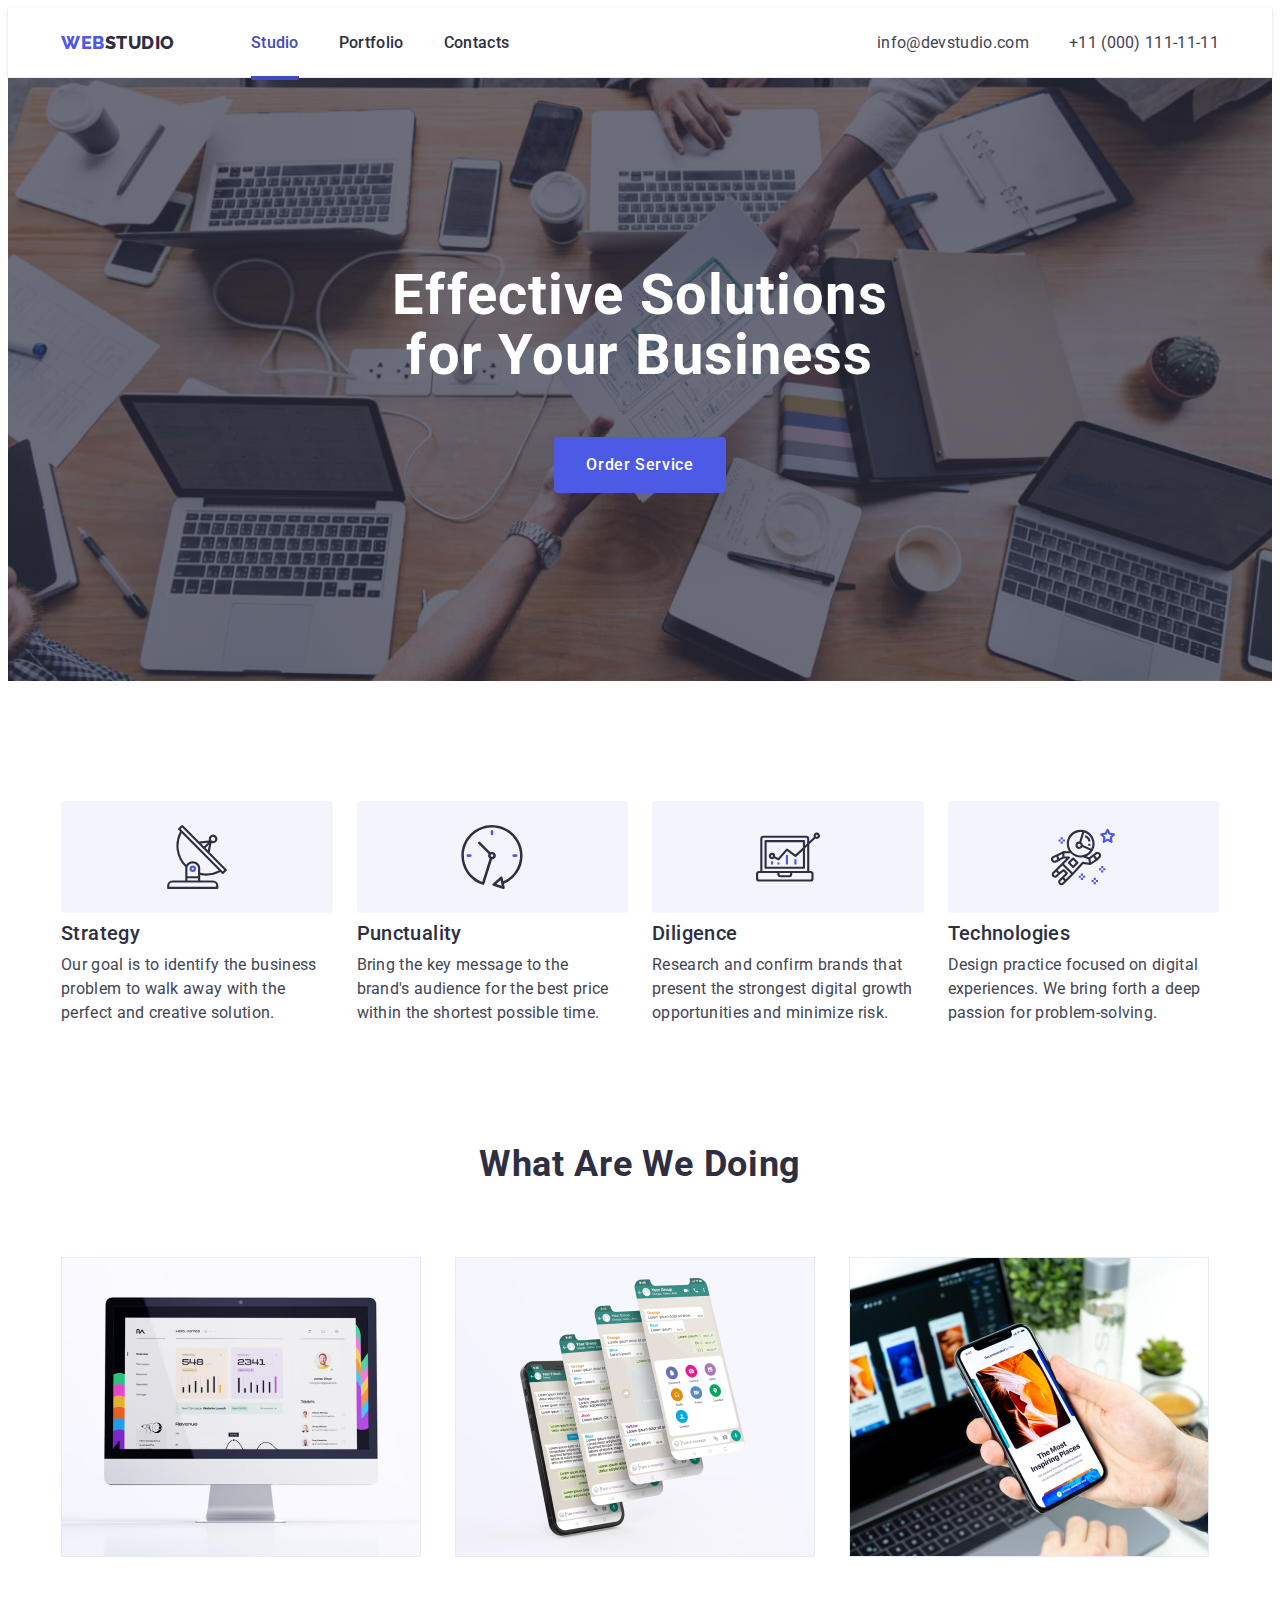
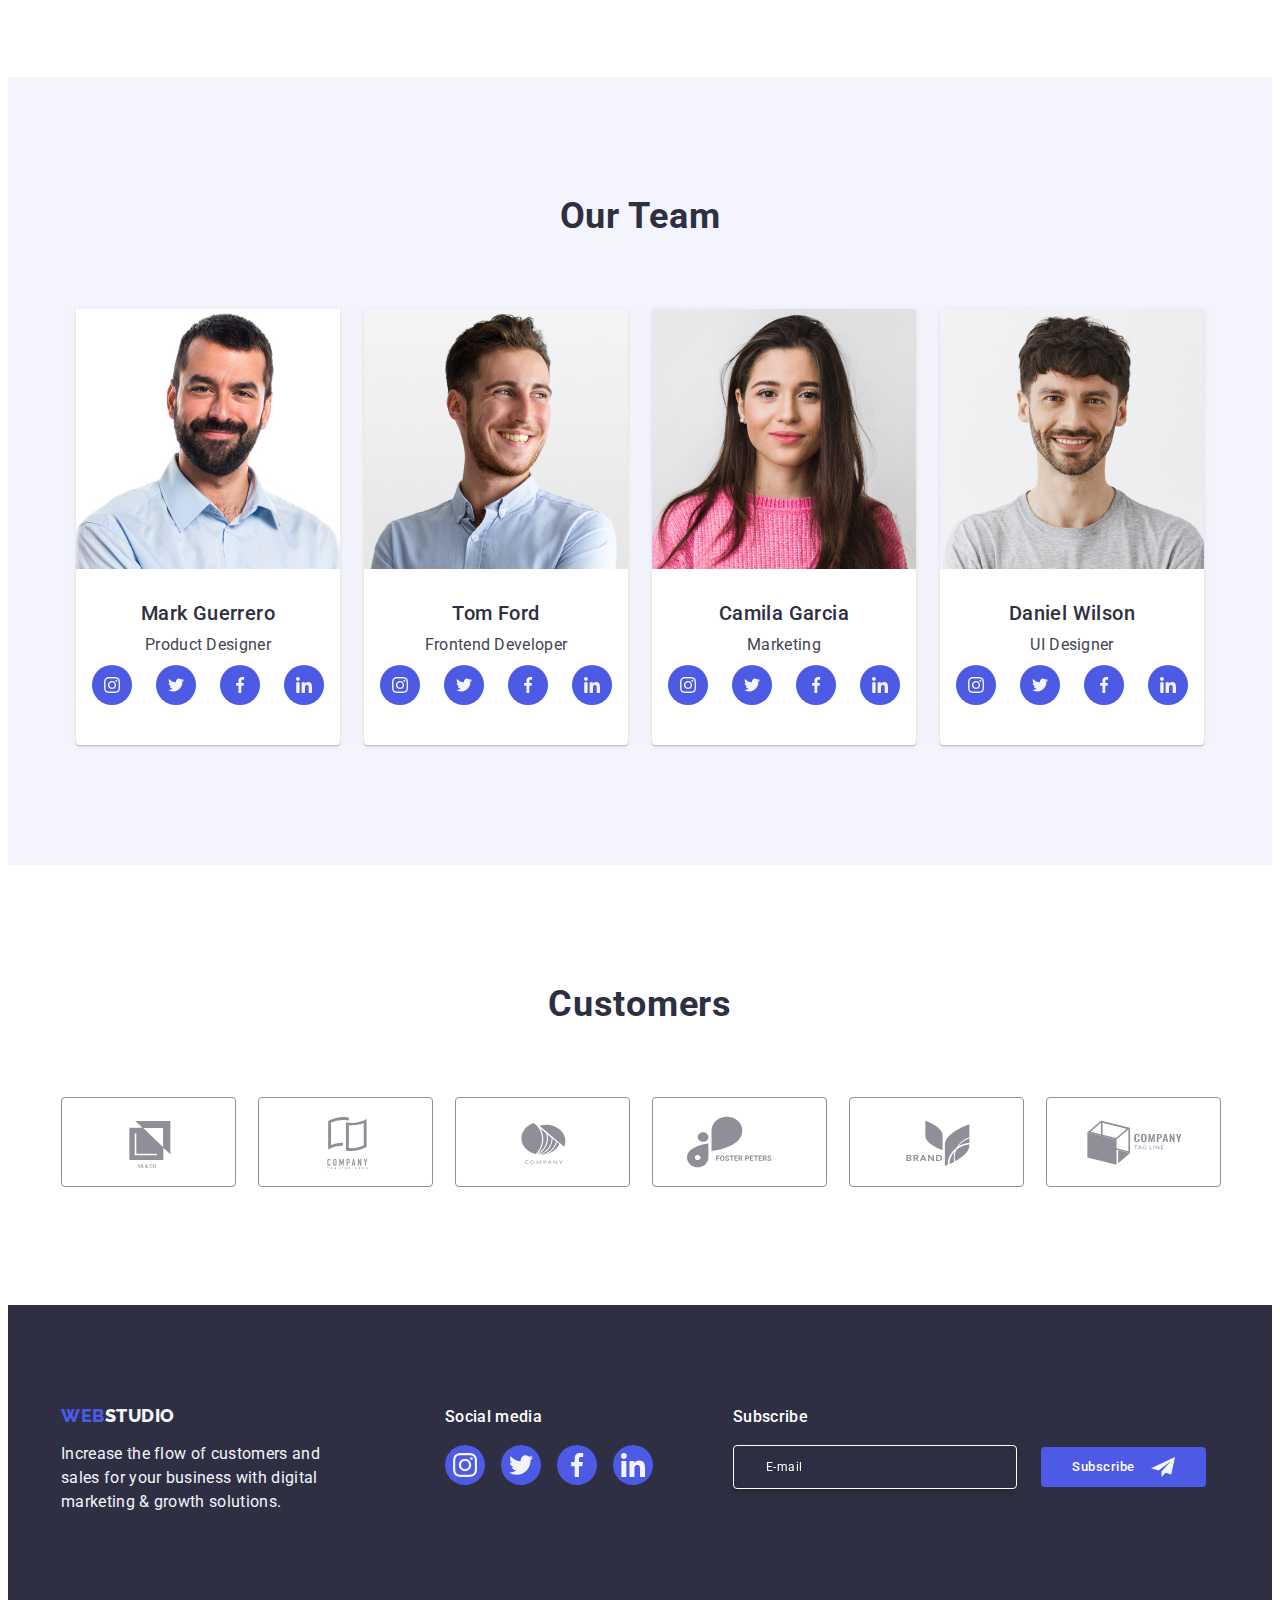
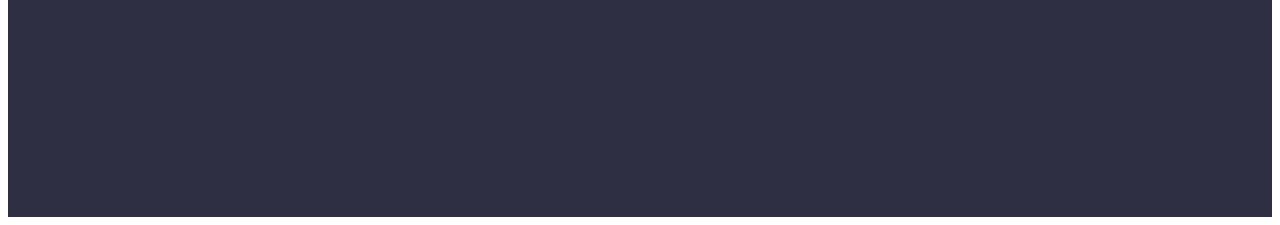
<file: index.html>
<!DOCTYPE html>
<html lang="en">
    <head>
        <link rel="preconnect" href="https://fonts.googleapis.com">
        <link rel="preconnect" href="https://fonts.gstatic.com" crossorigin>
        <link href="https://fonts.googleapis.com/css2?family=Raleway:wght@800&family=Roboto:wght@400;500;700;900&display=swap" rel="stylesheet">
        <link rel="stylesheet" href="https://cdnjs.cloudflare.com/ajax/libs/modern-normalize/2.0.0/modern-normalize.min.css" integrity="sha512-4xo8blKMVCiXpTaLzQSLSw3KFOVPWhm/TRtuPVc4WG6kUgjH6J03IBuG7JZPkcWMxJ5huwaBpOpnwYElP/m6wg==" crossorigin="anonymous" referrerpolicy="no-referrer">
        <link rel="stylesheet" type="text/css" href="./css/style.css">
        <title>WebStudio</title>
    </head>
    <body>
        <header class="header">
            <div class="container">
                <nav class="header-nav">
                    <a class="link logo" href="./index.html">Web<span class="logo-text">Studio</span></a>
                    <ul class="list">
                        <li><a class="list-link link active-link" href="./index.html">Studio</a></li>
                        <li><a class="list-link link" href="./portfolio.html">Portfolio</a></li>
                        <li><a class="list-link link" href="">Contacts</a></li>
                    </ul>
                    
                </nav>
                <address class="info-class">
                    <ul class="list">
                        <li><a class="contact-link link" href="mailto:info@devstudio.com">info@devstudio.com</a></li>
                        <li><a class="contact-link link" href="tel:+110001111111">+11 (000) 111-11-11</a></li>
                    </ul>
                </address>
        </div>
            
        </header>
        <main>
            <section class="action">
                <div class="container">
                    <h1 class="title">Effective Solutions for Your Business</h1>
                    <button type="button" class="order-service" data-modal-open>Order Service</button>
            </div>
                
            </section>
            <section class="values">
                <div class="container">
                    <h2 class="visually-hidden">Our values</h2>
                    <ul class="list">
                        <li class="values-menu">
                            <div class="icon-container">
                                <svg class="socials-icons" width="64" height="64" >
                                <use href="./images/icons.svg#icon-antenna"></use>
                            </svg>
                            </div>
                            
                            <h3 class="item-title">Strategy</h3>
                            <p class="list-text">Our goal is to identify the business problem to walk away with the perfect and creative solution. </p>

                        </li>
                        <li class="values-menu">
                            <div class="icon-container">
                                <svg class="socials-icons" width="64" height="64">
                                <use href="./images/icons.svg#icon-clock"></use>
                            </svg>
                        </div>
                            <h3 class="item-title">Punctuality</h3>
                            <p class="list-text">Bring the key message to the brand's audience for the best price within the shortest possible time.</p>
                        </li>
                        <li class="values-menu">
                            <div class="icon-container">
                                <svg class="socials-icons" width="64" height="64">
                                <use href="./images/icons.svg#icon-diagram"></use>
                            </svg>
                        </div>
                            <h3 class="item-title">Diligence</h3>
                            <p class="list-text">Research and confirm brands that present the strongest digital growth opportunities and minimize risk.</p>
                        </li>
                        <li class="values-menu">
                            <div class="icon-container">
                                <svg class="socials-icons" width="64" height="64">
                                <use href="./images/icons.svg#icon-astronaut"></use>
                            </svg>
                        </div>
                            <h3 class="item-title">Technologies</h3>
                            <p class="list-text">Design practice focused on digital experiences. We bring forth a deep passion for problem-solving.</p>
                        </li>
                    </ul>
            </div>
                
            </section>
            <section class="directions">
                <div class="container">
                    <h2 class="block-title">What are we doing</h2>
                    <ul class="list">
                        <li class="our-goals"><img src="./images/studio/desktop.jpg" alt="desktop" width="360" height="300"></li>
                        <li class="our-goals"><img src="./images/studio/mobile.jpg" alt="mobile" width="360" height="300"></li>
                        <li class="our-goals"><img src="./images/studio/web.jpg" alt="web" width="360" height="300"></li>
                    </ul>
            </div>
                
            </section>
            <section class="people">
                <div class="container">
                    <h2 class="block-title">Our Team</h2>
                        <ul class="list">
                        <li class="people-item">
                            <img 
                                src="./images/studio/mark_guerrero.jpg" 
                                alt="Mark Guerrero. Product Designer"
                                width="264"
                                height="260">
                                <div class="people-info">
                                    <h3 class="item-title">Mark Guerrero</h3>
                                    <p class="list-text">Product Designer</p>
                                    <ul class="social-icons-list">
                                        <li class="team-icons-background">
                                            <a href="#" class="team-social-link">
                                                <svg class="team-icons" width="16" height="16" fill="var(--social-icon-color)">
                                                    <use href="./images/icons.svg#icon-instagram"></use>
                                                </svg>
                                            </a>
                                        </li>
                                        <li class="team-icons-background">
                                            <a href="#" class="team-social-link">
                                                <svg class="team-icons" width="16" height="16" fill="var(--social-icon-color)">
                                                    <use href="./images/icons.svg#icon-twitter"></use>
                                                </svg>
                                            </a>
                                        </li>
                                        <li class="team-icons-background">
                                            <a href="#" class="team-social-link">
                                                <svg class="team-icons" width="16" height="16" fill="var(--social-icon-color)">
                                                    <use href="./images/icons.svg#icon-facebook"></use>
                                                </svg>
                                            </a>
                                        </li>
                                        <li class="team-icons-background">
                                            <a href="#" class="team-social-link">
                                                <svg class="team-icons" width="16" height="16" fill="var(--social-icon-color)">
                                                    <use href="./images/icons.svg#icon-linkedin"></use>
                                                </svg>
                                            </a>
                                        </li>
                                    </ul>
                                </div>
                        </li>
                        <li class="people-item">
                            <img 
                                src="./images/studio/tom_ford.jpg" 
                                alt="Tom Ford. Frontend Developer"
                                width="264"
                                height="260">
                                <div class="people-info">
                                    <h3 class="item-title">Tom Ford</h3>
                                    <p class="list-text">Frontend Developer</p>
                                    <ul class="social-icons-list">
                                        
                                        <li class="team-icons-background">
                                        <a href="#" class="team-social-link">
                                            <svg class="team-icons" width="16" height="16">
                                            <use href="./images/icons.svg#icon-instagram"></use>
                                        </svg>
                                    </a>
                                    </li>
                                    <li class="team-icons-background">
                                        <a href="#" class="team-social-link">
                                            <svg class="team-icons" width="16" height="16">
                                            <use href="./images/icons.svg#icon-twitter"></use>
                                        </svg>
                                    </a>
                                        
                                    </li>
                                    <li class="team-icons-background">
                                        <a href="#" class="team-social-link">
                                            <svg class="team-icons" width="16" height="16">
                                            <use href="./images/icons.svg#icon-facebook"></use>
                                        </svg>
                                    </a>
                                        
                                    </li>
                                    <li class="team-icons-background">
                                        <a href="#" class="team-social-link">
                                            <svg class="team-icons" width="16" height="16">
                                            <use href="./images/icons.svg#icon-linkedin"></use>
                                        </svg>
                                    </a>    
                                    </li>
                                </ul>
                                    
                                </div>
                            
                        </li>
                        <li class="people-item">
                            <img 
                                src="./images/studio/camila_garcia.jpg" 
                                alt="Camila Garcia. Marketing"
                                width="264"
                                height="260">
                                <div class="people-info">
                                    <h3 class="item-title">Camila Garcia</h3>
                                    <p class="list-text">Marketing</p>
                                    <ul class="social-icons-list">
                                        <li class="team-icons-background">
                                            <a href="#" class="team-social-link">
                                                <svg class="team-icons" width="16" height="16">
                                            <use href="./images/icons.svg#icon-instagram"></use>
                                        </svg>
                                    </a>
                                        
                                    </li>
                                    <li class="team-icons-background">
                                        <a href="#" class="team-social-link">
                                            <svg class="team-icons" width="16" height="16">
                                            <use href="./images/icons.svg#icon-twitter"></use>
                                        </svg>
                                    </a>
                                        
                                    </li>
                                    <li class="team-icons-background">
                                        <a href="#" class="team-social-link">
                                            <svg class="team-icons" width="16" height="16">
                                            <use href="./images/icons.svg#icon-facebook"></use>
                                        </svg>
                                    </a>
                                        
                                    </li>
                                    <li class="team-icons-background">
                                        <a href="#" class="team-social-link">
                                            <svg class="team-icons" width="16" height="16">
                                            <use href="./images/icons.svg#icon-linkedin"></use>
                                        </svg>
                                    </a>
                                        
                                    </li>
                                </ul>
                                    
                                </div>
                            
                        </li>
                        <li class="people-item">
                            <img 
                                src="./images/studio/daniel_wilson.jpg" 
                                alt="Daniel Wilson. UI Designer"
                                width="264"
                                height="260">
                                <div class="people-info">
                                    <h3 class="item-title">Daniel Wilson</h3>
                                    <p class="list-text">UI Designer</p>
                                    <ul class="social-icons-list">
                                        <li class="team-icons-background">
                                            <a href="#" class="team-social-link">
                                                <svg class="team-icons" width="16" height="16">
                                            <use href="./images/icons.svg#icon-instagram"></use>
                                        </svg>
                                    </a>
                                        
                                    </li>
                                    <li class="team-icons-background">
                                        <a href="#" class="team-social-link">
                                            <svg class="team-icons" width="16" height="16">
                                        <use href="./images/icons.svg#icon-twitter"></use>
                                    </svg>
                                </a>
                                        
                                </li>
                                    <li class="team-icons-background">
                                        <a href="#" class="team-social-link">
                                            <svg class="team-icons" width="16" height="16">
                                        <use href="./images/icons.svg#icon-facebook"></use>
                                    </svg>
                                </a>
                                        
                                </li>
                                    <li class="team-icons-background">
                                        <a href="#" class="team-social-link">
                                            <svg class="team-icons" width="16" height="16">
                                        <use href="./images/icons.svg#icon-linkedin"></use>
                                    </svg>
                                </a>
                                        
                                </li>
                            </ul>
                                    
                                    
                                </div>
                            
                        </li>
                    </ul>
                </div>
            </section>

            <section class="customers">
            <div class="container">
                <h2 class="customers-name">Customers</h2>
                <ul class="customers-list">
                <li class="customer-item">
                    <a href="#" class="customer-link">
                    <svg class="socials-icons" width="104" height="56">
                        <use href="./images/icons.svg#icon-logo_1"></use>
                    </svg>
                    </a>
                </li>
                <li class="customer-item">
                    <a href="#" class="customer-link">
                    <svg class="socials-icons" width="104" height="56">
                        <use href="./images/icons.svg#icon-logo_2"></use>
                    </svg>
                    </a>
                </li>
                <li class="customer-item">
                    <a href="#" class="customer-link">
                    <svg class="socials-icons" width="104" height="56">
                        <use href="./images/icons.svg#icon-logo_3"></use>
                    </svg>
                    </a>
                </li>
                <li class="customer-item">
                    <a href="#" class="customer-link">
                    <svg class="socials-icons" width="104" height="56">
                        <use href="./images/icons.svg#icon-logo_4"></use>
                    </svg>
                    </a>
                </li>
                <li class="customer-item">
                    <a href="#" class="customer-link">
                    <svg class="socials-icons" width="104" height="56">
                        <use href="./images/icons.svg#icon-logo_5"></use>
                    </svg>
                    </a>
                </li>
                <li class="customer-item">
                    <a href="#" class="customer-link">
                    <svg class="socials-icons" width="104" height="56">
                        <use href="./images/icons.svg#icon-logo_6"></use>
                    </svg>
                    </a>
                </li>
                </ul>
            </div>
            </section>
        </main>
        <footer class="footer">
            <div class="container"> 
                <div class="footer-left">
                    <a class="logo link" href="./index.html">Web<span class="logo-text">Studio</span></a>
                    <p class="footer-text">
                        Increase the flow of customers and sales for your business with digital marketing &amp; growth solutions.
                    </p>
                </div>
                <div class="footer-social">
                    <p class="social-media">Social media</p>
                    <ul class="social-icons-list">
                        <li class="team-icons-background">
                            <a href="" class="social-link">
                                <svg class="team-icons" width="24" height="24">
                                    <use href="./images/icons.svg#icon-instagram"></use>
                                </svg>
                            </a>
                        </li>
                        <li class="team-icons-background">
                            <a href="" class="social-link">
                                <svg class="team-icons" width="24" height="24">
                                    <use href="./images/icons.svg#icon-twitter"></use>
                                </svg>
                            </a>
                        </li>
                        <li class="team-icons-background">
                            <a href="" class="social-link">
                                <svg class="team-icons" width="24" height="24">
                                    <use href="./images/icons.svg#icon-facebook"></use>
                                </svg>
                            </a>
                        </li>
                        <li class="team-icons-background">
                            <a href="" class="social-link">
                                <svg class="team-icons" width="24" height="24">
                                    <use href="./images/icons.svg#icon-linkedin"></use>
                                </svg>
                            </a>
                        </li>
                    </ul>
                </div>
                <div class="footer-subscribe">
                        <p class="footer-social-media">Subscribe</p>
                    <form class="footer-button-styling">
                        <label class="button-styling-footer">
                            <input class="footer-e-mail" type="email" name="e-mail" placeholder="E-mail">
                        </label>
                    <button type="submit" class="subscribe-button">
                        Subscribe
                        <svg class="team-icons subscribe-icon" width="24" height="24">
                            <use href="./images/icons.svg#icon-frame"></use>
                        </svg>
                    </button>
                    </form>
                    
                </div>
            </div>
                
        </footer>
        <div class="backdrop is-hidden" data-modal>
            <div class="modal">
                <button class="modal-close" type="button" data-modal-close>
                    <svg class="button-close" width="8" height="8"> 
                        <use href="./images/icons.svg#symbol-close"></use>
                    </svg>
                </button>
                <p class="modal-title">Leave your contacts and we will call you back</p>
                
                    <form class="form" name="issue_report_form" autocomplete="off">
                        <div class="form-container">
                            <label class="form-label" for="user-name">Name</label>
                            <div class="form-group">
                                <input id="user-name" class="form-input" type="text" name="user-name">
                                <svg class="form-icon" width="18" height="24">
                                    <use href="./images/icons.svg#icon-person"></use> 
                                </svg>
                            </div>
                        </div>
                        <div class="form-container">
                            <label class="form-label" for="modal-phone">Phone</label>
                            <div class="form-group">
                                <input id="modal-phone" class="form-input" type="text" name="phone">
                                <svg class="form-icon" width="18" height="24">
                                    <use href="./images/icons.svg#icon-phone"></use>
                                </svg>
                            </div>
                        </div>
                        <div class="form-container">
                            <label class="form-label" for="modal-email">Email</label>
                            <div class="form-group">
                                <input id="modal-email" class="form-input" type="text" name="email">
                                <svg class="form-icon" width="18" height="24">
                                    <use href="./images/icons.svg#icon-email"></use>
                                </svg>
                            </div>
                        </div>
                        <div class="form-container-textarea">
                            <label class="form-label" for="user-comment">
                                Comment
                            </label>
                            <textarea id="user-comment" class="form-input-comment" name="user-comment" placeholder="Text input"></textarea>
                        </div>
                        <div class="form-consent">
                            <input id="user-privacy" type="checkbox" value="true" name="user-privacy" class="visually-hidden form-input-checkbox"> 
                            <label class="modal-consent" for="user-privacy">
                                <span class="text-consent">
                                    <svg class="form-checkbox" width="10" height="8">
                                        <use href="./images/icons.svg#icon-checkmark"></use>
                                    </svg>
                                </span>I accept the terms and conditions of the
                                <a href="#" class="modal-check-link">Privacy Policy</a>
                            </label>
                        </div>
                        <button class="form-button" type="submit">Send</button>
                        
                </form>
            </div>
        </div>
        <script src="./js/modal.js"></script>
    </body>
</html>
</file>
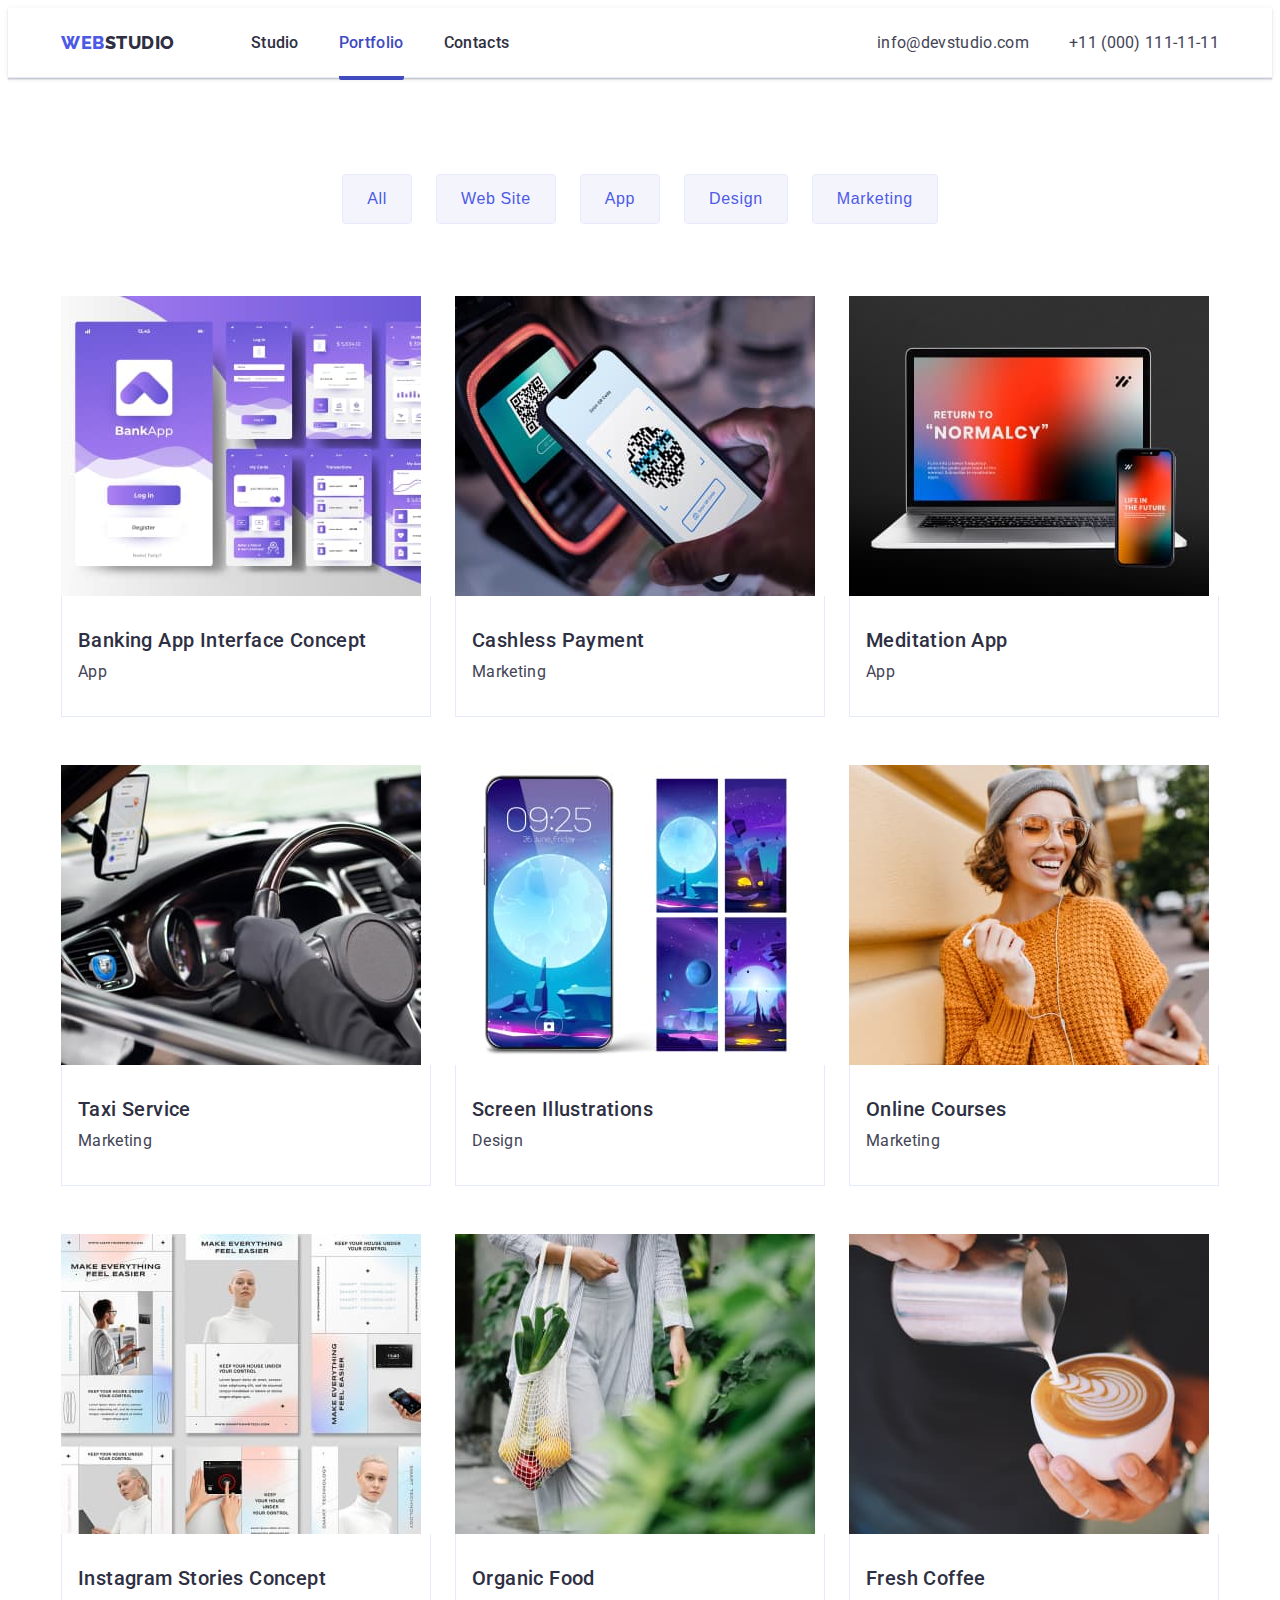
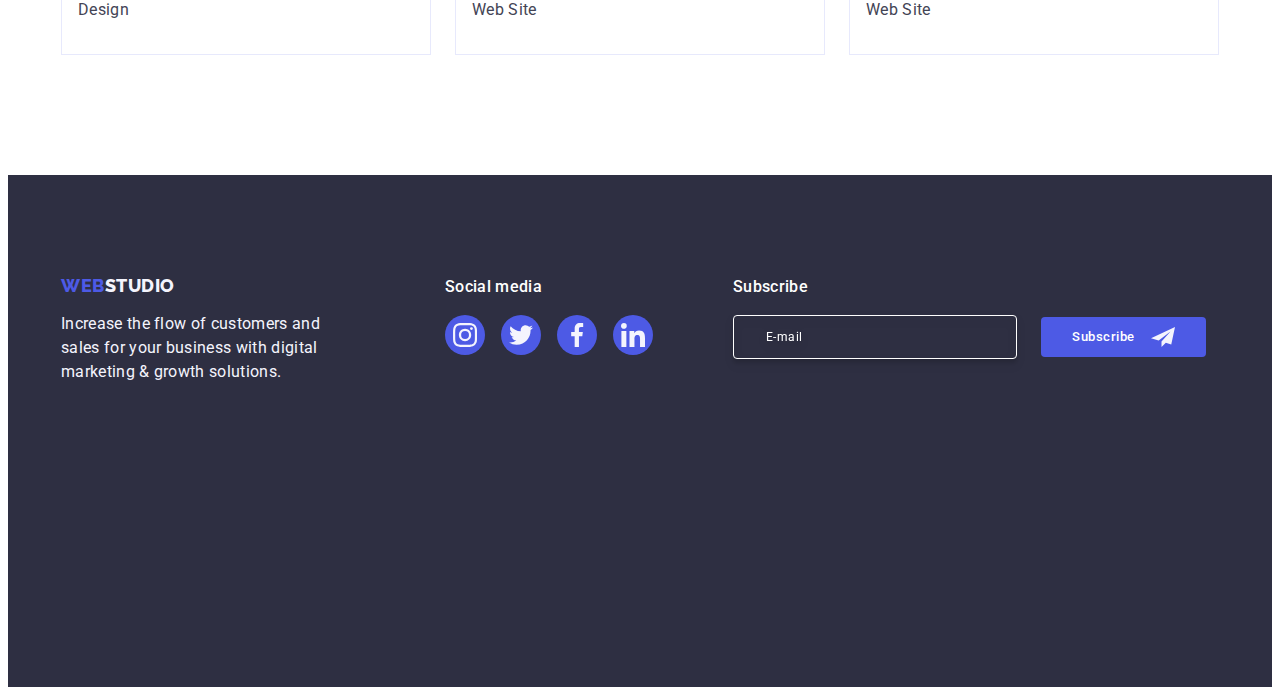
<file: portfolio.html>
<!DOCTYPE html>
<html lang="en">

<head>
    <link rel="preconnect" href="https://fonts.googleapis.com">
    <link rel="preconnect" href="https://fonts.gstatic.com" crossorigin>
    <link href="https://fonts.googleapis.com/css2?family=Raleway:wght@800&family=Roboto:wght@400;500;700;900&display=swap"
        rel="stylesheet">
<link rel="stylesheet" href="https://cdnjs.cloudflare.com/ajax/libs/modern-normalize/2.0.0/modern-normalize.min.css"
    integrity="sha512-4xo8blKMVCiXpTaLzQSLSw3KFOVPWhm/TRtuPVc4WG6kUgjH6J03IBuG7JZPkcWMxJ5huwaBpOpnwYElP/m6wg=="
    crossorigin="anonymous" referrerpolicy="no-referrer">    
    <link rel="stylesheet" type="text/css" href="./css/style.css">
    <title>Portfolio</title>
</head>
<body>
    <header class="header">
        <div class="container">
            <nav class="header-nav">
            <a class="logo link" href="./index.html">Web<span class="logo-text">Studio</span></a>
            <ul class="list">
                <li><a class="list-link link" href="./index.html">Studio</a></li>
                <li><a class="list-link link active-link" href="./portfolio.html">Portfolio</a></li>
                <li><a class="list-link link" href="">Contacts</a></li>
            </ul>  
            </nav>
        <address class="info-class">
            <ul class="list">
                <li><a class="contact-link link" href="mailto:info@devstudio.com">info@devstudio.com</a></li>
                <li><a class="contact-link link" href="tel:+110001111111">+11 (000) 111-11-11</a></li>
            </ul>
        </address>
    </div>    
    </header>
    <main>
        <section class="projects">
            <div class="container">
                <h1 class="visually-hidden">Projects</h1>
            
            <ul class="list filter-list">
                <li><button type="button" class="filter-button">All</button></li>
                <li><button type="button" class="filter-button">Web Site</button></li>
                <li><button type="button" class="filter-button">App</button></li>
                <li><button type="button" class="filter-button">Design</button></li>
                <li><button type="button" class="filter-button">Marketing</button></li>
            </ul>
            
            <ul class="list card-list">
                <li class="card">
                    <a href="#" class="link card-link">
                        <div class="card-image">
                            <img src="./images/portfolio/banking_app_interface_concept.jpg" alt="Banking App Interface Concept"
                            width="360"
                            height="300">
                            <p class="card-hover-text">
                                14 Stylish and User-Friendly App Design Concepts · Task Manager App · Calorie Tracker App · Exotic Fruit Ecommerce App ·
                                Cloud Storage App
                            </p>
                        </div>
                        <div class="card-content">
                            <h2 class="item-title">Banking App Interface Concept</h2>
                            <p class="list-text">App</p>
                        </div>
                    </a>
                </li>
                <li class="card">
                    <a href="#" class="link card-link">
                        <div class="card-image">
                            <img src="./images/portfolio/cashless_payment.jpg" alt="Cashless Payment"
                            width="360"
                            height="300">
                            
                                <p class="card-hover-text">
                                14 Stylish and User-Friendly App Design Concepts · Task Manager App · Calorie Tracker App · Exotic Fruit Ecommerce
                                App ·
                                Cloud Storage App
                            </p>
                        </div>
                            <div class="card-content">
                                <h2 class="item-title">Cashless Payment</h2>
                                <p class="list-text">Marketing</p>
                                </div>
                        
                    </a>
                </li>
                <li class="card">
                    <a href="#" class="link card-link">
                            <div class="card-image">
                                <img src="./images/portfolio/meditation_app.jpg" alt="Meditation App"
                            width="360"
                            height="300">
                                <p class="card-hover-text">
                                    14 Stylish and User-Friendly App Design Concepts · Task Manager App · Calorie Tracker App · Exotic Fruit Ecommerce
                                    App ·
                                    Cloud Storage App
                                </p>
                            </div>
                            <div class="card-content">
                                <h2 class="item-title">Meditation App</h2>
                                <p class="list-text">App</p>
                            </div>
                        
                    </a>
                </li>
                <li class="card">
                    <a href="#" class="link card-link">
                        <div class="card-image">
                            <img src="./images/portfolio/taxi_service.jpg" alt="Taxi Service"
                            width="360"
                            height="300">
                            
                            <p class="card-hover-text">
                                    14 Stylish and User-Friendly App Design Concepts · Task Manager App · Calorie Tracker App · Exotic Fruit Ecommerce
                                    App ·
                                    Cloud Storage App
                                </p>
                            </div>
                            <div class="card-content">
                                <h2 class="item-title">Taxi Service</h2>
                                <p class="list-text">Marketing</p>
                            </div>
                        
                    </a>
                </li>
                <li class="card">
                    <a href="#" class="link card-link">
                        <div class="card-image"><img src="./images/portfolio/screen_illustrations.jpg" alt="Screen Illustrations"
                    width="360"
                    height="300">
                    
                        <p class="card-hover-text">
                            14 Stylish and User-Friendly App Design Concepts · Task Manager App · Calorie Tracker App · Exotic Fruit Ecommerce
                            App ·
                            Cloud Storage App
                        </p>
                    </div>
                    <div class="card-content">
                        <h2 class="item-title">Screen Illustrations</h2>
                        <p class="list-text">Design</p>
                    </div>
                    </a>
                </li>
                <li class="card">
                    <a href="#" class="link card-link">
                        <div class="card-image">
                            <img src="./images/portfolio/online_courses.jpg" alt="Online Courses"
                        width="360"
                        height="300">
                        
                            <p class="card-hover-text">
                                14 Stylish and User-Friendly App Design Concepts · Task Manager App · Calorie Tracker App · Exotic Fruit Ecommerce
                                App ·
                                Cloud Storage App
                            </p>
                        </div>
                        <div class="card-content">
                            <h2 class="item-title">Online Courses</h2>
                            <p class="list-text">Marketing</p>
                        </div>
                    
                    </a>
                </li>
                <li class="card">
                    <a href="#" class="link card-link">
                        <div class="card-image">
                            <img src="./images/portfolio/instagram_stories_concept.jpg" alt="Instagram Stories Concept"
                        width="360"
                        height="300">
                        
                            <p class="card-hover-text">
                                14 Stylish and User-Friendly App Design Concepts · Task Manager App · Calorie Tracker App · Exotic Fruit Ecommerce
                                App ·
                                Cloud Storage App
                        </p>
                    </div>
                    <div class="card-content">
                            <h2 class="item-title">Instagram Stories Concept</h2>
                            <p class="list-text">Design</p>
                        </div>
                    
                    </a>
                </li>
                <li class="card">
                    <a href="#" class="link card-link">
                        <div class="card-image">
                            <img src="./images/portfolio/organic_food.jpg" alt="Organic Food"
                        width="360"
                        height="300">
                        
                            <p class="card-hover-text">
                                14 Stylish and User-Friendly App Design Concepts · Task Manager App · Calorie Tracker App · Exotic Fruit Ecommerce
                                App ·
                                Cloud Storage App
                            </p>
                        </div>
                        <div class="card-content">
                                <h2 class="item-title">Organic Food</h2>
                                <p class="list-text">Web Site</p>
                            </div>
                    </a>
                </li>
                <li class="card">
                    <a href="#" class="link card-link">
                        <div class="card-image">
                            <img src="./images/portfolio/fresh_coffee.jpg" alt="Fresh Coffee"
                        width="360"
                        height="300">
                        
                            <p class="card-hover-text">
                                14 Stylish and User-Friendly App Design Concepts · Task Manager App · Calorie Tracker App · Exotic Fruit Ecommerce
                                App ·
                                Cloud Storage App
                            </p>
                        </div>
                        <div class="card-content">
                            <h2 class="item-title">Fresh Coffee</h2>
                            <p class="list-text">Web Site</p>
                        </div>
                    </a>
                </li>
            </ul>
        </div>
            
        </section>
    </main>
    <footer class="footer">
        <div class="container">
            <div class="footer-left">
                <a class="logo link" href="./index.html">Web<span class="logo-text">Studio</span></a>
                <p class="footer-text">
                    Increase the flow of customers and sales for your business with digital marketing &amp; growth solutions.
                </p>
            </div>
            <div class="footer-social">
                <p class="social-media">Social media</p>
                <ul class="social-icons-list">
                    <li class="team-icons-background">
                        <a href="" class="social-link">
                            <svg class="team-icons" width="24" height="24">
                                <use href="./images/icons.svg#icon-instagram"></use>
                            </svg>
                        </a>
                    </li>
                    <li class="team-icons-background">
                        <a href="" class="social-link">
                            <svg class="team-icons" width="24" height="24">
                                <use href="./images/icons.svg#icon-twitter"></use>
                            </svg>
                        </a>
                    </li>
                    <li class="team-icons-background">
                        <a href="" class="social-link">
                            <svg class="team-icons" width="24" height="24">
                                <use href="./images/icons.svg#icon-facebook"></use>
                            </svg>
                        </a>
                    </li>
                    <li class="team-icons-background">
                        <a href="" class="social-link">
                            <svg class="team-icons" width="24" height="24">
                                <use href="./images/icons.svg#icon-linkedin"></use>
                            </svg>
                        </a>
                    </li>
                </ul>
        </div> 
        <div class="footer-subscribe">
                <p class="footer-social-media">Subscribe</p>
                <form class="footer-button-styling">
                    <label class="button-styling-footer">
                        <input class="footer-e-mail" type="email" name="e-mail" placeholder="E-mail">
                    </label>
                    <button type="submit" class="subscribe-button">
                        Subscribe
                        <svg class="team-icons subscribe-icon" width="24" height="24">
                            <use href="./images/icons.svg#icon-frame"></use>
                        </svg>
                    </button>
                </form>
        </div>
    </div>
            
    </footer>
</body>
</html>
</file>
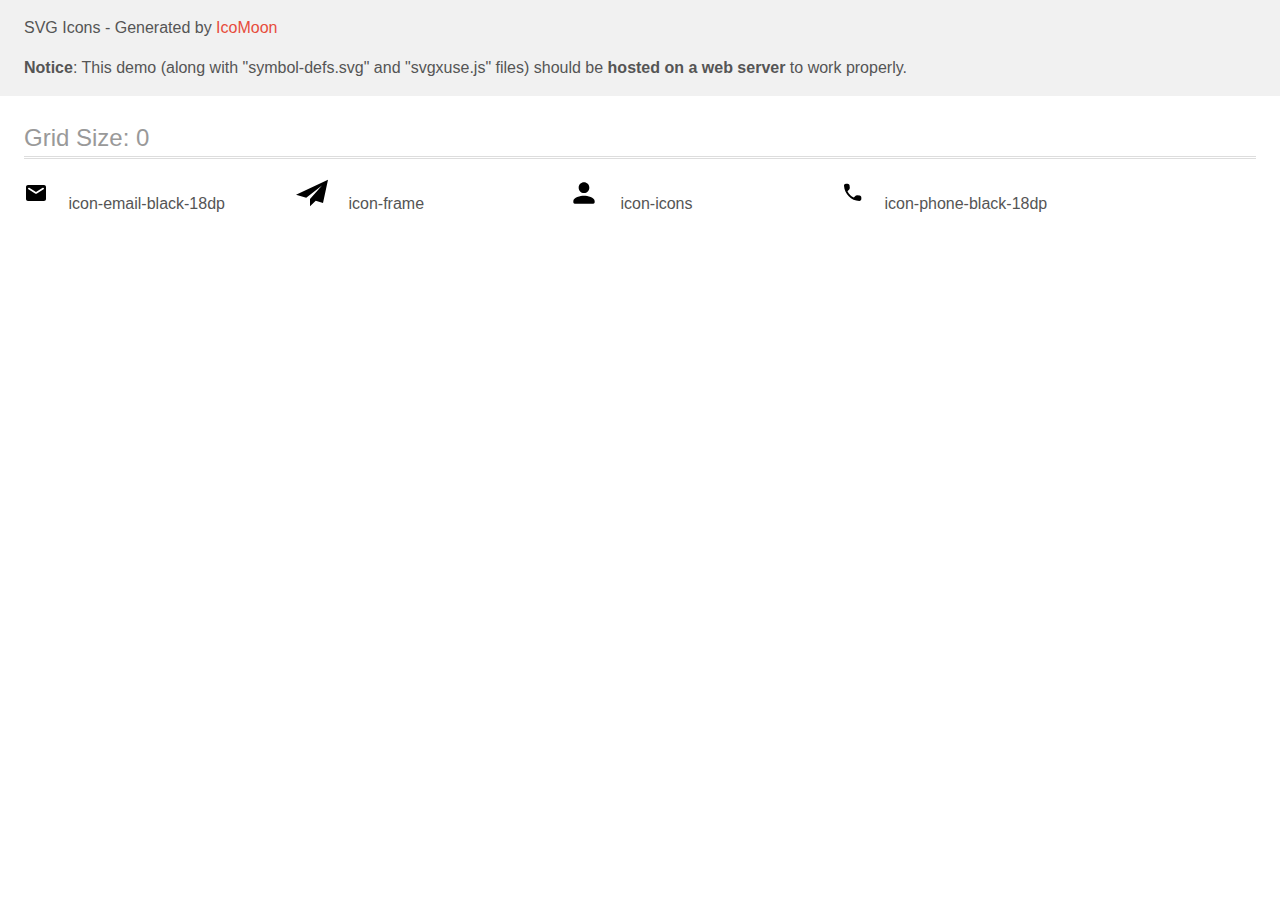
<file: images/svg/icomoon/demo-external-svg.html>
<!doctype html>
<html>
<head>
    <title>IcoMoon - SVG Icons</title>
    <meta charset="utf-8">
    <meta name="viewport" content="width=device-width, initial-scale=1">
    <link rel="stylesheet" href="demo-files/demo.css">
    <link rel="stylesheet" href="style.css">
</head>
<body>
<header class="bgc1 clearfix">
<div class="mhl">
    <p>SVG Icons - Generated by <a href="https://icomoon.io/app">IcoMoon</a></p><p><strong>Notice</strong>: This demo (along with "symbol-defs.svg" and "svgxuse.js" files) should be <b>hosted on a web server</b> to work properly.</p>
</div>
</header>
    <div class="clearfix mhl ptl">
        <h1 class="mvm mtn fgc1">Grid Size: 0</h1>
        <div class="glyph fs1">
            <div class="clearfix pbs">
                <svg class="icon icon-email-black-18dp"><use xlink:href="symbol-defs.svg#icon-email-black-18dp"></use></svg><span class="name"> icon-email-black-18dp</span>
            </div>
        </div>
        <div class="glyph fs1">
            <div class="clearfix pbs">
                <svg class="icon icon-frame"><use xlink:href="symbol-defs.svg#icon-frame"></use></svg><span class="name"> icon-frame</span>
            </div>
        </div>
        <div class="glyph fs1">
            <div class="clearfix pbs">
                <svg class="icon icon-icons"><use xlink:href="symbol-defs.svg#icon-icons"></use></svg><span class="name"> icon-icons</span>
            </div>
        </div>
        <div class="glyph fs1">
            <div class="clearfix pbs">
                <svg class="icon icon-phone-black-18dp"><use xlink:href="symbol-defs.svg#icon-phone-black-18dp"></use></svg><span class="name"> icon-phone-black-18dp</span>
            </div>
        </div>
  </div>
<script defer src="svgxuse.js"></script>
</body>
</html>
</file>
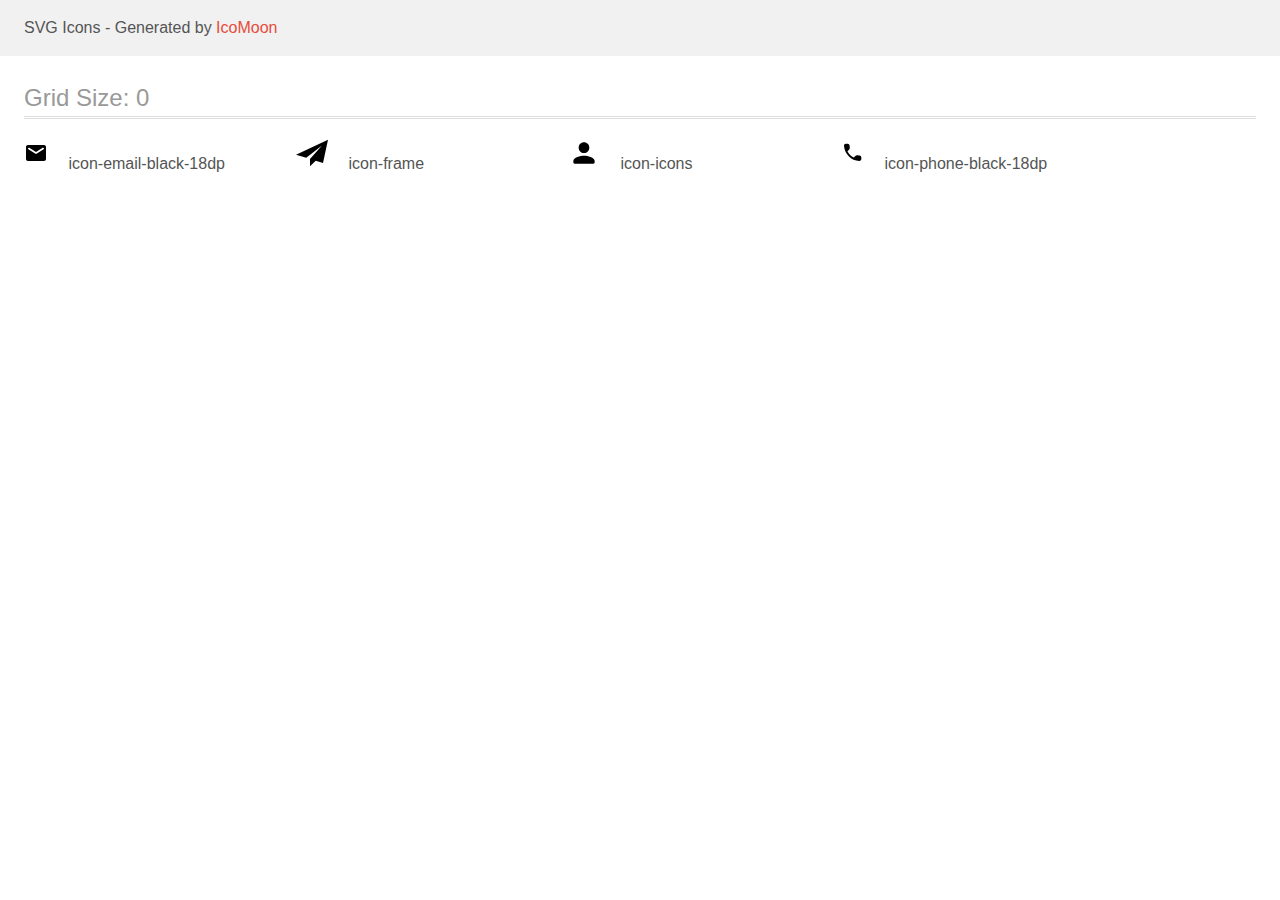
<file: images/svg/icomoon/demo.html>
<!doctype html>
<html>
<head>
    <title>IcoMoon - SVG Icons</title>
    <meta charset="utf-8">
    <meta name="viewport" content="width=device-width, initial-scale=1">
    <link rel="stylesheet" href="demo-files/demo.css">
    <link rel="stylesheet" href="style.css">
</head>
<body>
<svg aria-hidden="true" style="position: absolute; width: 0; height: 0; overflow: hidden;" version="1.1" xmlns="http://www.w3.org/2000/svg" xmlns:xlink="http://www.w3.org/1999/xlink">
<defs>
<symbol id="icon-email-black-18dp" viewBox="0 0 24 32">
<path d="M20 8h-16c-1.1 0-1.99 0.9-1.99 2l-0.010 12c0 1.1 0.9 2 2 2h16c1.1 0 2-0.9 2-2v-12c0-1.1-0.9-2-2-2zM19.6 12.25l-7.070 4.42c-0.32 0.2-0.74 0.2-1.060 0l-7.070-4.42c-0.25-0.16-0.4-0.43-0.4-0.72 0-0.67 0.73-1.070 1.3-0.72l6.7 4.19 6.7-4.19c0.57-0.35 1.3 0.050 1.3 0.72 0 0.29-0.15 0.56-0.4 0.72z"></path>
</symbol>
<symbol id="icon-frame" viewBox="0 0 32 32">
<path d="M32 2.667l-32 15 10.227 3.156 15.773-12.323-11.998 13.488 0.010 0.003-0.012-0.003v7.345l5.735-5.576 7.265 2.242 5-23.333z"></path>
</symbol>
<symbol id="icon-icons" viewBox="0 0 32 32">
<path d="M16 16c2.947 0 5.333-2.387 5.333-5.333s-2.387-5.333-5.333-5.333c-2.947 0-5.333 2.387-5.333 5.333s2.387 5.333 5.333 5.333zM16 18.667c-3.56 0-10.667 1.787-10.667 5.333v1.333c0 0.733 0.6 1.333 1.333 1.333h18.667c0.733 0 1.333-0.6 1.333-1.333v-1.333c0-3.547-7.107-5.333-10.667-5.333z"></path>
</symbol>
<symbol id="icon-phone-black-18dp" viewBox="0 0 24 32">
<path d="M19.635 18.487l-2.451-0.28c-0.589-0.067-1.167 0.135-1.582 0.55l-1.775 1.775c-2.731-1.389-4.969-3.618-6.359-6.359l1.785-1.785c0.415-0.415 0.618-0.994 0.55-1.582l-0.28-2.432c-0.116-0.975-0.936-1.708-1.92-1.708h-1.669c-1.090 0-1.997 0.907-1.93 1.997 0.511 8.24 7.102 14.821 15.332 15.332 1.090 0.068 1.997-0.839 1.997-1.93v-1.669c0.010-0.975-0.724-1.795-1.698-1.911z"></path>
</symbol>
</defs>
</svg>

<header class="bgc1 clearfix">
<div class="mhl">
    <p>SVG Icons - Generated by <a href="https://icomoon.io/app">IcoMoon</a></p>
</div>
</header>
    <div class="clearfix mhl ptl">
        <h1 class="mvm mtn fgc1">Grid Size: 0</h1>
        <div class="glyph fs1">
            <div class="clearfix pbs">
                <svg class="icon icon-email-black-18dp"><use xlink:href="#icon-email-black-18dp"></use></svg><span class="name"> icon-email-black-18dp</span>
            </div>
        </div>
        <div class="glyph fs1">
            <div class="clearfix pbs">
                <svg class="icon icon-frame"><use xlink:href="#icon-frame"></use></svg><span class="name"> icon-frame</span>
            </div>
        </div>
        <div class="glyph fs1">
            <div class="clearfix pbs">
                <svg class="icon icon-icons"><use xlink:href="#icon-icons"></use></svg><span class="name"> icon-icons</span>
            </div>
        </div>
        <div class="glyph fs1">
            <div class="clearfix pbs">
                <svg class="icon icon-phone-black-18dp"><use xlink:href="#icon-phone-black-18dp"></use></svg><span class="name"> icon-phone-black-18dp</span>
            </div>
        </div>
  </div>
<script defer src="svgxuse.js"></script>
</body>
</html>
</file>
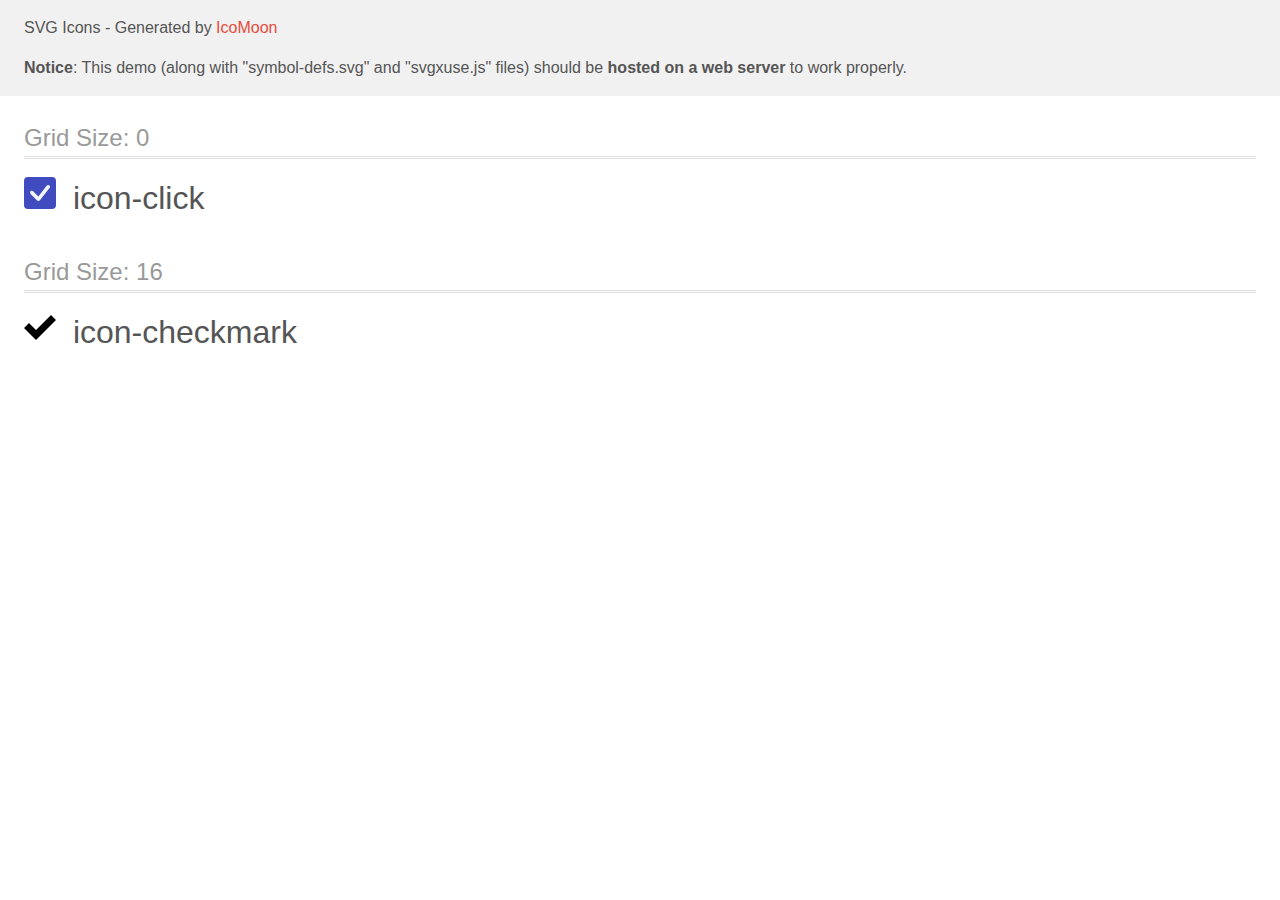
<file: images/svg/icomoon1/demo-external-svg.html>
<!doctype html>
<html>
<head>
    <title>IcoMoon - SVG Icons</title>
    <meta charset="utf-8">
    <meta name="viewport" content="width=device-width, initial-scale=1">
    <link rel="stylesheet" href="demo-files/demo.css">
    <link rel="stylesheet" href="style.css">
</head>
<body>
<header class="bgc1 clearfix">
<div class="mhl">
    <p>SVG Icons - Generated by <a href="https://icomoon.io/app">IcoMoon</a></p><p><strong>Notice</strong>: This demo (along with "symbol-defs.svg" and "svgxuse.js" files) should be <b>hosted on a web server</b> to work properly.</p>
</div>
</header>
    <div class="clearfix mhl ptl">
        <h1 class="mvm mtn fgc1">Grid Size: 0</h1>
        <div class="glyph fs1">
            <div class="clearfix pbs">
                <svg class="icon icon-click"><use xlink:href="symbol-defs.svg#icon-click"></use></svg><span class="name"> icon-click</span>
            </div>
        </div>
  </div>
    <div class="clearfix mhl ptl">
        <h1 class="mvm mtn fgc1">Grid Size: 16</h1>
        <div class="glyph fs2">
            <div class="clearfix pbs">
                <svg class="icon icon-checkmark"><use xlink:href="symbol-defs.svg#icon-checkmark"></use></svg><span class="name"> icon-checkmark</span>
            </div>
        </div>
  </div>
<script defer src="svgxuse.js"></script>
</body>
</html>
</file>
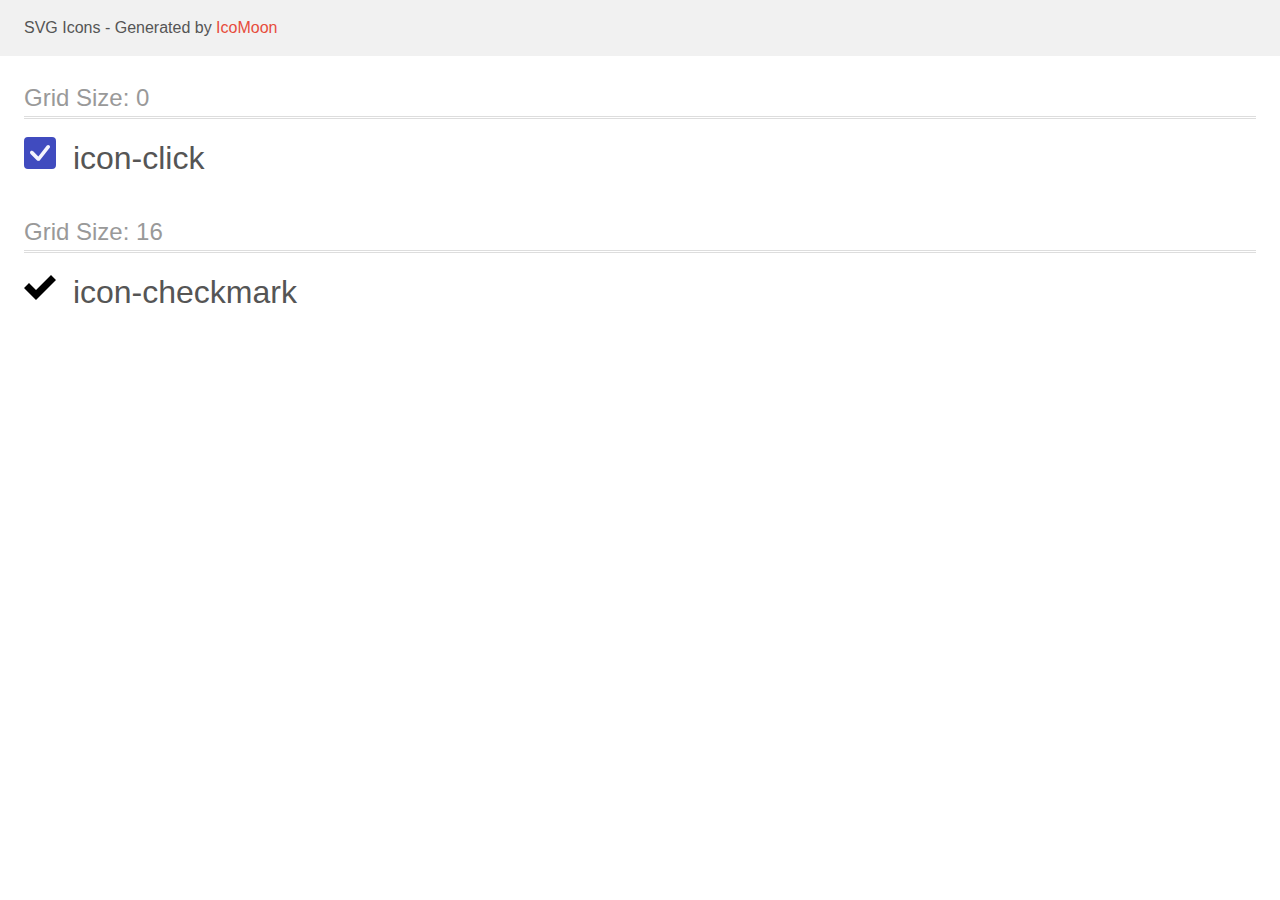
<file: images/svg/icomoon1/demo.html>
<!doctype html>
<html>
<head>
    <title>IcoMoon - SVG Icons</title>
    <meta charset="utf-8">
    <meta name="viewport" content="width=device-width, initial-scale=1">
    <link rel="stylesheet" href="demo-files/demo.css">
    <link rel="stylesheet" href="style.css">
</head>
<body>
<svg aria-hidden="true" style="position: absolute; width: 0; height: 0; overflow: hidden;" version="1.1" xmlns="http://www.w3.org/2000/svg" xmlns:xlink="http://www.w3.org/1999/xlink">
<defs>
<symbol id="icon-click" viewBox="0 0 32 32">
<path fill="#404bbf" style="fill: var(--color1, #404bbf)" d="M4 1h24c1.657 0 3 1.343 3 3v24c0 1.657-1.343 3-3 3h-24c-1.657 0-3-1.343-3-3v-24c0-1.657 1.343-3 3-3z"></path>
<path fill="#f4f4fd" style="fill: var(--color2, #f4f4fd)" d="M22.891 8.51c0.346-0.331 0.805-0.514 1.283-0.51s0.934 0.193 1.275 0.53c0.341 0.336 0.538 0.792 0.551 1.272s-0.161 0.945-0.483 1.299l-9.789 12.309c-0.168 0.182-0.371 0.328-0.597 0.43s-0.47 0.156-0.717 0.161c-0.247 0.005-0.493-0.041-0.723-0.134s-0.438-0.232-0.613-0.408l-6.492-6.527c-0.181-0.169-0.326-0.374-0.426-0.601s-0.155-0.472-0.159-0.72c-0.004-0.248 0.041-0.495 0.134-0.725s0.23-0.44 0.405-0.615c0.175-0.176 0.383-0.314 0.612-0.407s0.475-0.139 0.722-0.134c0.247 0.004 0.491 0.059 0.716 0.16s0.429 0.247 0.597 0.429l5.137 5.163 8.521-10.915c0.015-0.019 0.032-0.037 0.049-0.054h-0.002z"></path>
<path fill="none" stroke="#404bbf" style="stroke: var(--color1, #404bbf)" stroke-linejoin="miter" stroke-linecap="butt" stroke-miterlimit="4" stroke-width="2" d="M4 1h24c1.657 0 3 1.343 3 3v24c0 1.657-1.343 3-3 3h-24c-1.657 0-3-1.343-3-3v-24c0-1.657 1.343-3 3-3z"></path>
</symbol>
<symbol id="icon-checkmark" viewBox="0 0 32 32">
<path d="M27 4l-15 15-7-7-5 5 12 12 20-20z"></path>
</symbol>
</defs>
</svg>

<header class="bgc1 clearfix">
<div class="mhl">
    <p>SVG Icons - Generated by <a href="https://icomoon.io/app">IcoMoon</a></p>
</div>
</header>
    <div class="clearfix mhl ptl">
        <h1 class="mvm mtn fgc1">Grid Size: 0</h1>
        <div class="glyph fs1">
            <div class="clearfix pbs">
                <svg class="icon icon-click"><use xlink:href="#icon-click"></use></svg><span class="name"> icon-click</span>
            </div>
        </div>
  </div>
    <div class="clearfix mhl ptl">
        <h1 class="mvm mtn fgc1">Grid Size: 16</h1>
        <div class="glyph fs2">
            <div class="clearfix pbs">
                <svg class="icon icon-checkmark"><use xlink:href="#icon-checkmark"></use></svg><span class="name"> icon-checkmark</span>
            </div>
        </div>
  </div>
<script defer src="svgxuse.js"></script>
</body>
</html>
</file>
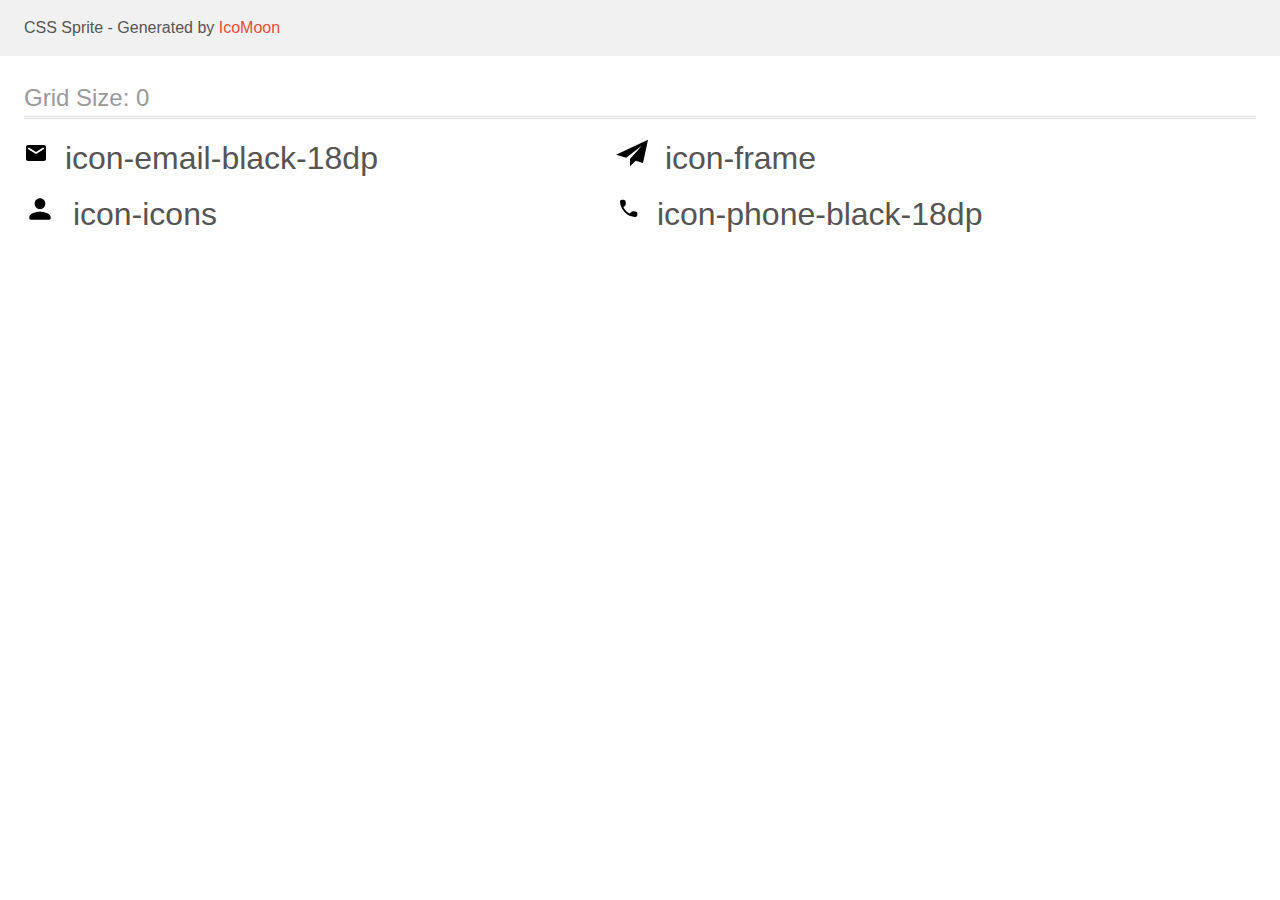
<file: images/svg/icomoon/sprite/sprite.html>
<!doctype html>
<html>
<head>
    <title>CSS Sprite</title>
    <meta charset="utf-8">
    <meta name="viewport" content="width=device-width, initial-scale=1">
    <link href="sprite.css" rel="stylesheet">
</head>
<style>
    body {
        font-family: sans-serif;
        color: #555;
        margin: 0;
        line-height: 1.5;
    }
    a, a:visited {
        color: #e74c3c;
        text-decoration: none;
    }
    a:hover {
        box-shadow: 0 1px;
    }
    header {
        background: #F1F1F1;
    }
    p {
        margin: 1em 0;
    }
    h1 {
        font-size: 1.5em;
        font-weight: normal;
        margin: 1em 0 .75em;
        color: #999;
        box-shadow: 0 1px #ddd, 0 2px #fff, 0 3px #ddd;
    }
    .mhl {
        margin-left: 1.5em;
        margin-right: 1.5em;
    }
    .cell {
        float: left;
        margin-right: 1.5em;
        margin-bottom: .25em;
        width: 17em;
        overflow: hidden;
    }
    .cell span {
        margin-right: .25em;
    }
    .clearfix:before, .clearfix:after {
        content: " ";
        display: table;
    }
    .clearfix:after {
        clear: both;
    }
    .fs1 {
        font-size: 32px;
    }

</style>
<body>

<header class="clearfix">
    <p class="mhl">CSS Sprite - Generated by <a href="https://icomoon.io/app">IcoMoon</a></p>
</header>
    <div class="clearfix mhl">
        <h1>Grid Size: 0</h1>
        <div class="cell fs1">
            <span class="icon icon-email-black-18dp"></span>
            icon-email-black-18dp
        </div>
        <div class="cell fs1">
            <span class="icon icon-frame"></span>
            icon-frame
        </div>
        <div class="cell fs1">
            <span class="icon icon-icons"></span>
            icon-icons
        </div>
        <div class="cell fs1">
            <span class="icon icon-phone-black-18dp"></span>
            icon-phone-black-18dp
        </div>
  </div>

</body>
</html>
</file>
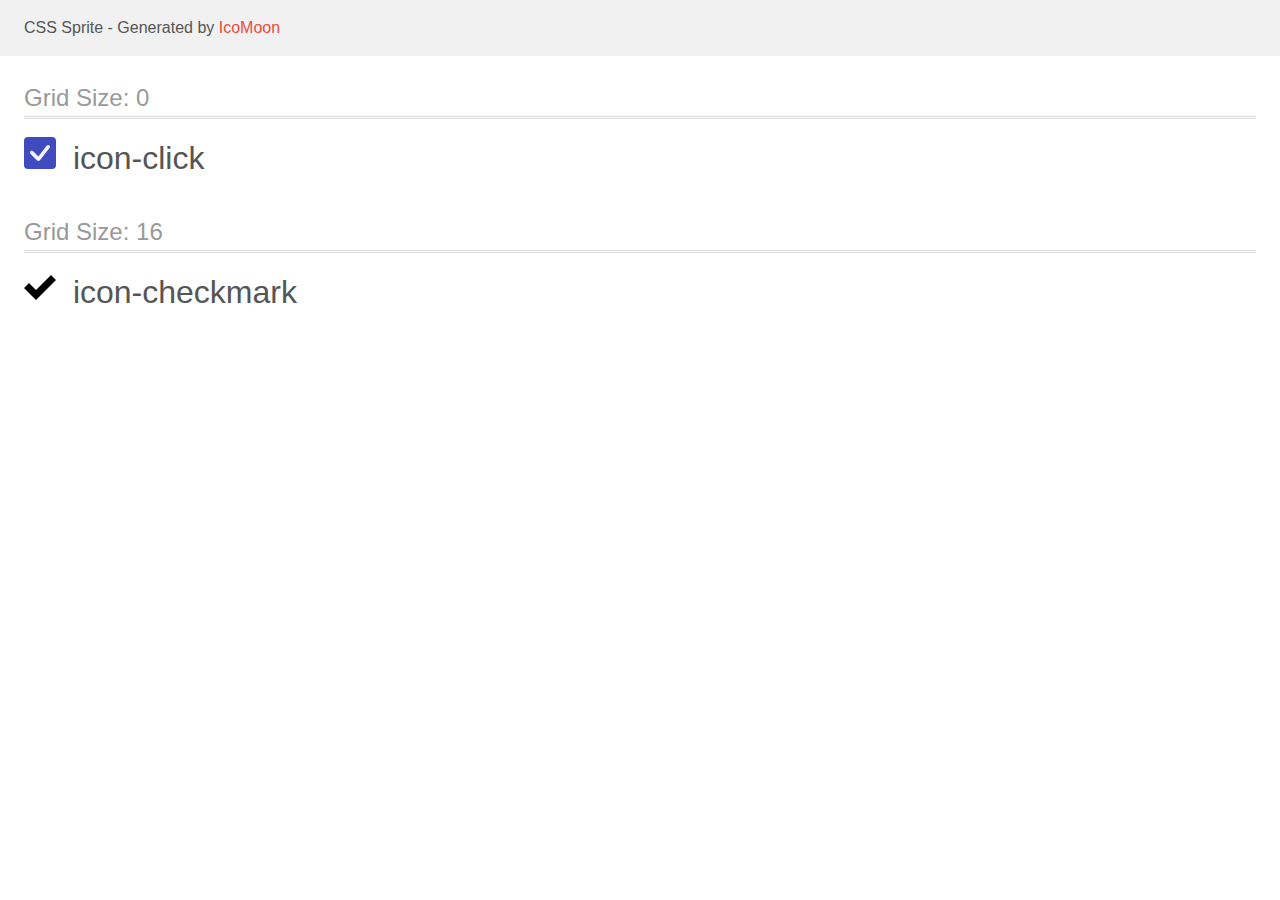
<file: images/svg/icomoon1/sprite/sprite.html>
<!doctype html>
<html>
<head>
    <title>CSS Sprite</title>
    <meta charset="utf-8">
    <meta name="viewport" content="width=device-width, initial-scale=1">
    <link href="sprite.css" rel="stylesheet">
</head>
<style>
    body {
        font-family: sans-serif;
        color: #555;
        margin: 0;
        line-height: 1.5;
    }
    a, a:visited {
        color: #e74c3c;
        text-decoration: none;
    }
    a:hover {
        box-shadow: 0 1px;
    }
    header {
        background: #F1F1F1;
    }
    p {
        margin: 1em 0;
    }
    h1 {
        font-size: 1.5em;
        font-weight: normal;
        margin: 1em 0 .75em;
        color: #999;
        box-shadow: 0 1px #ddd, 0 2px #fff, 0 3px #ddd;
    }
    .mhl {
        margin-left: 1.5em;
        margin-right: 1.5em;
    }
    .cell {
        float: left;
        margin-right: 1.5em;
        margin-bottom: .25em;
        width: 17em;
        overflow: hidden;
    }
    .cell span {
        margin-right: .25em;
    }
    .clearfix:before, .clearfix:after {
        content: " ";
        display: table;
    }
    .clearfix:after {
        clear: both;
    }
    .fs1 {
        font-size: 32px;
    }
    .fs2 {
        font-size: 32px;
    }

</style>
<body>

<header class="clearfix">
    <p class="mhl">CSS Sprite - Generated by <a href="https://icomoon.io/app">IcoMoon</a></p>
</header>
    <div class="clearfix mhl">
        <h1>Grid Size: 0</h1>
        <div class="cell fs1">
            <span class="icon icon-click"></span>
            icon-click
        </div>
  </div>
    <div class="clearfix mhl">
        <h1>Grid Size: 16</h1>
        <div class="cell fs2">
            <span class="icon icon-checkmark"></span>
            icon-checkmark
        </div>
  </div>

</body>
</html>
</file>
<file: css/style.css>
:root {
    --main-text-color: #2E2F42;
    --iris-color: #4D5AE5;
    --navy-blue-color: #2E2F42;
    --cloud-color: #F4F4FD;
    --white-color: #FFFFFF;
    --ocean-color: #404BBF;
    --cornflower-color: #E7E9FC; 
    --contact-color: #434455;
    --grey-color: rgba(46, 47, 66, 0.70);
    --light-slate-color: #8E8F99;
    --green-color: #31d0aa;

}
h1, h2, h3, p {
    margin: 0;
}
ul {
    padding: 0;
    margin: 0;
}
img {
    display: block;
    max-width: 100%;
    height: auto;
}

body {
    font-family: 'Roboto', sans-serif;
    color: var(--contact-color);
    background-color: var(--white-color);
}

.filter-button:hover, .filter-button:focus {
    color: var(--white-color);
    background-color: var(--ocean-color);
    border: 1px solid transparent;
    box-shadow: 0px 3px 1px rgba(0, 0, 0, 0.1), 0px 2px 1px rgba(0, 0, 0, 0.08), 0px 2px 2px rgba(0, 0, 0, 0.12);
}

.filter-button {
    color: var(--iris-color);
    background-color: var(--cloud-color);
    border: 1px solid var(--cornflower-color);
    font-size: 16px;
    font-weight: 500;
    line-height: 1.5;
    letter-spacing: 0.04em;
    cursor: pointer;
    padding: 12px 24px;
    border-radius: 4px;
    transition: color 250ms cubic-bezier(0.4, 0, 0.2, 1),background-color 250ms cubic-bezier(0.4, 0, 0.2, 1),border-color 250ms cubic-bezier(0.4, 0, 0.2, 1),box-shadow 250ms cubic-bezier(0.4, 0, 0.2, 1);
}

.header .list-link {
    position: relative;
    color: var(--navy-blue-color);
    transition: color 250ms cubic-bezier(0.4, 0, 0.2, 1);

}

.header .list-link::after {
    content: "";
    position: absolute;
    left: 0;
    bottom: -1px;
    height: 4px;
    background-color: #404bbf;
    border-radius: 2px;
}

.list-link.active-link, .list-link:hover, .list-link:focus {
    color: var(--ocean-color);
    border-bottom: 4px solid var(--ocean-color);
    border-radius: 2px;
}


.logo {
    color: var(--iris-color);
    font-family: "Raleway", sans-serif;
    font-size: 18px;
    font-weight: 800;
    text-transform: uppercase;
    line-height: 1.17;
    text-decoration: none;
    letter-spacing: 0.03em;
}
.link.logo {
    color: var(--iris-color);
    
}
.link {
    text-decoration: none;
    color: var(--main-text-color);
}

.list {
    list-style: none;
    font-weight: 500;
    line-height: 1.5;
    letter-spacing: 0.02em;
    display: flex;
    gap: 40px;
    margin: 0;
}

.directions {
    padding-bottom: 120px;
}

.directions .our-goals {
    width: calc((100% - 48px) / 3);
}

.directions .list {
    gap: 24px;
}

.contact-link {
    color: var(--contact-color);
    line-height: 1.5;
    letter-spacing: 0.02em;
    font-weight: 400;
    transition: color 250ms cubic-bezier(0.4, 0, 0.2, 1);
}

.contact-link:hover, .contact-link:focus {
    color: var(--ocean-color);
}

.logo span {
    color: var(--navy-blue-color);
}

.info-class {
    font-style: normal;
    display: flex;
    align-items: center;
}

.list a {
    text-decoration: none;
    font-style: normal;
}

.action {
    background-color: var(--navy-blue-color); 
    padding: 188px 0;
    background-size: cover;
    background-image: linear-gradient(to bottom, var(--grey-color), var(--grey-color)), url(../images/background/people-office.jpg);
    max-width: 1440px;
    background-repeat: no-repeat;
    background-position: center;
}
.order-service {
    background-color: var(--iris-color);
    color: var(--white-color);
    font-family: "Roboto", sans-serif;
    font-size: 16px;
    line-height: 1.5;
    letter-spacing: 0.04em;
    text-align: center;
    font-weight: 500;
    cursor: pointer;
    padding: 16px 32px;
    transition: background-color 250ms cubic-bezier(0.4, 0, 0.2, 1);
}

.order-service:hover, .order-service:focus {
    background-color: var(--ocean-color);

}

.action .order-service {
    margin-top: 51px;
    min-width: 169px;
    height: 56px;
    border: none;
    border-radius: 4px;
}

.title {
    font-family: "Roboto", sans-serif;
    font-size: 56px;
    font-weight: bold;
    letter-spacing: 0.02em;
    line-height: 1.07;
    text-align: center;
    width: 496px;
    max-width: 496px;
}

.item-title {
    font-family: "Roboto", sans-serif;
    font-size: 20px;
    font-weight: 500;
    letter-spacing: 0.02em;
    line-height: 1.2;
    color: var(--main-text-color);
    text-align: center;
    margin-bottom: 8px;
    

}
.values {
    padding: 120px 0;
}

.values .item-title {
    margin-bottom: 8px;
    gap: 24px;
    text-align: left;
}

.values .values-menu {
    width: calc((100% - 72px) / 4);
}

.icon-container {
    display: flex;
    align-items: center;
    justify-content: center;
    height: 112px;
    background-color: #f4f4fd;
    border-radius: 4px;
    margin-bottom: 8px;
    }

.socials-icons {
    width: 64px;
    height: 64px;
    fill: currentColor
}


.values .list {
    gap: 24px;
}

.values .list-text {
    display: flex;
    width: 264px;
    flex-direction: column;
    text-align: left;
}

.list-text {
    font-size: 16px;
    line-height: 1.5;
    letter-spacing: 0.02em;
    color: var(--contact-color);
    font-style: normal;
    font-weight: 400;
    text-align: center;
    
}

.people {
    background: var(--cloud-color);
    display: flex;
    gap: 24px;
    padding: 120px 0;
}

.people .list {
    gap: 24px;
}

.people .people-info {
    padding: 32px 0;  
}

.people-info .social-icons-list {
    display: flex;
    justify-content: center;
    gap: 24px;
}

.team-social-link {
    width: 100%;
    height: 100%;
    background-color: var(--iris-color);
    border-radius: 50%;
    display: flex;
    align-items: center;
    justify-content: center;
    transition: background-color 250ms cubic-bezier(0.4, 0, 0.2, 1);
}

.team-social-link:hover, .team-social-link:focus {
    background-color: var(--ocean-color);
}

.team-icons {
    fill: var(--cloud-color);
}

.customers .socials-icons {
    width: 104px;
    height: 56px;
}

.people .people-item {
    display: inline-flex;
    flex-direction: column;
    justify-content: center;
    align-items: center;
    border-radius: 0px 0px 4px 4px;
    background: var(--white-color);
    border-radius: 0px 0px 4px 4px;
    background: var(--white-color);
    box-shadow: 0px 2px 1px 0px rgba(46, 47, 66, 0.08), 0px 1px 1px 0px rgba(46, 47, 66, 0.16), 0px 1px 6px 0px rgba(46, 47, 66, 0.08);
    

}


.block-title {
    font-family: "Roboto", sans-serif;
    font-size: 36px;
    font-weight: bold;
    letter-spacing: 0.02em;
    line-height: 1.11;
    text-align: center;
    text-transform: capitalize;
    color: var(--navy-blue-color);
    margin-bottom: 72px;
}

.action h1 {
    color: var(--white-color);
}

.customers {
    padding: 120px 0 120px;
}

.customers-name {
    color: var(--navy-blue-color);
    text-align: center;
    font-family: Roboto;
    font-size: 36px;
    font-style: normal;
    font-weight: 700;
    line-height: 1.11;
    letter-spacing: 0.72px;
    text-transform: capitalize;
    margin-bottom: 72px;

}
    .customers-list {
    display: flex;
    list-style: none;
    justify-content: center;
    flex-direction: row;
    gap: 24px;
    
    }
.customers-list.socials-icons {
    
    border: 1px solid #8e8f99;
    border-radius: 4px;
    display: flex; 
    align-items: center;
    justify-content: center;
    color: var(--light-slate-color);
    border-color: #404bbf;
    list-style: none;
    flex-direction: column;
    
}

.customer-item {
    width: calc((100% - 120px) / 6);
    height: 88px;
}

.customer-item .customer-link {
        width: 100%;
        height: 100%;
        border-radius: 4px;
        fill: currentColor;
        display: flex;
        align-items: center;
        justify-content: center;
        color: var(--light-slate-color);
        transition: border-color 250ms cubic-bezier(0.4, 0, 0.2, 1), color 250ms cubic-bezier(0.4, 0, 0.2, 1);
        border: 1px solid #8e8f99;
        
}

.customers .container {
    text-align: center;
    justify-content: center;
}

.customer-item .customer-link:hover, .customer-item .customer-link:focus {
    border-color: #404bbf;
    color: #404bbf;
    border-color: #404bbf;
    color: #404bbf;
}

.modal-close {
    width: 24px;
    height: 24px;
    top: 24px;
    right: 24px;
    flex-shrink: 0;
    border-radius: 50%;
    align-items: center;
    cursor: pointer;
    padding: 0; 
    justify-content: center;
    background-color: var(--cornflower-color);
    border: 1px solid rgba(0, 0, 0, 0.10);
    transition: background-color 250ms cubic-bezier(0.4, 0, 0.2, 1), border 250ms cubic-bezier(0.4, 0, 0.2, 1);
    position: absolute;
    display: flex; 
}

.modal-close:hover, 
.modal-close:focus {
    background-color: var(--ocean-color);
    border: none;
}

.modal-close:hover .button-close, 
.modal-close:focus .button-close {
    fill: #ffffff;
}

.button-close {
    fill: var(--navy-blue-color);
    transition: fill 250ms cubic-bezier(0.4, 0, 0.2, 1);
}

.footer {
    background-color: var(--navy-blue-color); 
}

.footer {
    color: var(--cloud-color);
    width: 100%;
    height: 312px;
    flex-shrink: 0;
    padding: 100px 0;
}

.footer .logo span {
    color: var(--cloud-color);
}

.footer .logo {
    display: inline-block;
    margin-bottom: 16px;
}

.footer-text {
    line-height: 1.5;
    letter-spacing: 0.02em;
    display: flex;
    width: 264px;
    flex-direction: column;
    flex-shrink: 0;
}

.container { 
    padding: 0 15px; 
    max-width: 1158px;
    margin: 0 auto;
}

.footer .container {
    display: flex;
    align-items: baseline;
    flex-direction: row;
    flex-wrap: nowrap;
}

.footer-social .social-icons-list {
    gap: 16px;
    margin-top: 16px;
    padding: 0;
}

.social-media {
    color: var(--white-color);
    font-family: Roboto;
    margin-bottom: 16px;
    font-style: normal;
    font-weight: 500;
    line-height: 24px;
    letter-spacing: 0.32px;
    margin-bottom: 16px;
}

.team-icons-background {
    border-radius: 100%;
    width: 40px;
    height: 40px;
    display: flex;
}

.social-icons-list {
    display: flex;
    gap: 16px;
    justify-content: center;
    padding: 8px;
    list-style: none;
}

.social-link {
    width: 100%;
    height: 100%;
    border-radius: 50%;
    background-color:var(--iris-color);
    display: flex;
    align-items: center;
    justify-content: center;
    transition: background-color 250ms cubic-bezier(0.4, 0, 0.2, 1);
}

.footer .social-link:hover,
.footer .social-link:focus {
    background-color: var(--green-color);
}

.team-icons {
    width: 16px;
    height: 16px;
    fill: #f4f4fd;
}

.footer .team-icons {
    width: 24px;
    height: 24px;
}

.footer-left {
    margin-right: 120px;
}

.footer-subscribe {
    color: var(--white-color);
    font-family: Roboto;
    font-size: 16px;
    font-style: normal;
    font-weight: 500;
    line-height: 24px;
    letter-spacing: 0.32px;
    margin-left: 80px;
}

.footer-social-media {
    margin-bottom: 16px;
}
.footer-button-styling {
    display: flex;
    align-items: baseline;
    gap: 24px;
}

.footer-e-mail {
    background-color: transparent;
    border-radius: 4px;
    border: 1px solid var(--white-color);
    box-shadow: 0px 4px 4px 0px rgba(0, 0, 0, 0.15);
    width: 264px;
    height: 40px;
    flex-shrink: 0;
    color: var(--white-color);
    font-size: 12px;
    line-height: 1.5;
    letter-spacing: 0.04em;
    padding-left: 16px;
    filter: drop-shadow(0px 4px 4px rgba(0, 0, 0, 0.15));

}

.footer-e-mail::placeholder {

    color: var(--white-color);
    padding: 16px;
    font-family: Roboto;
    font-size: 12px;
    font-style: normal;
    font-weight: 400;
    line-height: 24px;
    letter-spacing: 0.48px;
    

}

.subscribe-button {
    display: inline-flex;
    padding: 8px 24px;
    justify-content: center;
    align-items: center;
    border-radius: 4px;
    color: var(--white-color);
    background: var(--iris-color);
    border: none;
    min-width: 165px;
    display: flex;
    font-family: "Roboto", sans-serif;
    font-weight: 500;
    line-height: 1.5;
    letter-spacing: 0.04em;
    cursor: pointer;
    height: 40px;
}

.subscribe-icon {
    margin-left: 16px;
}

.visually-hidden {
    position: absolute;
    width: 1px;
    height: 1px;
    margin: -1px;
    border: 0;
    padding: 0;
    white-space: nowrap;
    clip-path: inset(100%);
    clip: rect(0 0 0 0);
    overflow: hidden;
}

.header {
    border-bottom: 1px solid var(--cornflower-color);
    background: var(--white-color);
    display: flex;
    align-items: center;
    flex-shrink: 0;
    box-shadow: 0px 2px 1px rgba(46, 47, 66, 0.08), 0px 1px 1px rgba(46, 47, 66, 0.16), 0px 1px 6px rgba(46, 47, 66, 0.08);
}

.header-nav {
    display: flex;
    align-items: center;

}
.header-nav .logo {
    margin-right: 76px;
}

.header .link {
    padding-top: 24px;
    padding-bottom: 24px;
    
}

.header .container {
    display: inline-flex;
    flex-direction: row;
    width: 100%;
    justify-content: space-between;
}

.action .container {
    display: flex;
    flex-direction: column;
    flex-wrap: wrap;
    align-items: center;
    align-content: center;
    justify-content: space-evenly;
    
}

.card-list {
    display: flex;
    flex-wrap: wrap;
    column-gap: 24px;
    row-gap: 48px;
    margin: 0;
    padding: 0;
    list-style: none;
    display: flex;
    margin-top: 72px;
    
    
}

.projects {
    padding-top: 96px;
    padding-bottom: 120px;
}

.projects .filter-button {
    padding: 12px 24px;
    align-items: center;
    align-content: center;
    border-radius: 4px;
    display: inline-flex;
    
}

.projects .filter-list {
    display: flex;
    justify-content: center;
    gap: 24px;
}

.card {
    width: calc((100% - 48px) / 3);
    position: relative;
    overflow: hidden;
}

.card:hover {
    overflow: visible;
}

.card-link {
    display: block;
    width: 100%;
    height: 100%;
    transition: box-shadow 250ms cubic-bezier(0.4, 0, 0.2, 1);
}

.card:hover .card-link, 
.card-link:focus {
    box-shadow: 0px 1px 6px rgba(46, 47, 66, 0.08), 0px 1px 1px rgba(46, 47, 66, 0.16), 0px 2px 1px rgba(46, 47, 66, 0.08);
}

.projects .card-content {
    display: flex;
    padding: 32px 16px;
    flex-direction: column;
    justify-content: center;
    align-items: flex-start;
    align-self: stretch;
    border: 1px solid var(--cornflower-color);
    border-top: none;
}
.card::before {
    content: "";
    position: absolute;
    bottom: -100%;
    left: 0;
    width: 100%;
    height: 100%;
    transition: bottom 0.3s ease;
    z-index: 1;
}

.card:hover::before {
    bottom: 0;
}

.card-image {
    position: relative;
    bottom: 0;
    left: 0;
    width: 100%;
    overflow: hidden;
}

.card-hover-text {
    position: absolute;
    top: 0;
    width: 100%;
    height: 100%;
    padding: 40px 32px;
    color: var(--cloud-color);
    background-color: var(--iris-color);
    transform: translateY(100%);
    transition: transform 250ms cubic-bezier(0.4, 0, 0.2, 1);
}

.card:hover .card-hover-text {
    transform: translateY(0%);
}

.card-link:focus .card-hover-text {
    transform: translateY(0%);
}


.card-hover-text:hover {
    background-color: var(--iris-color);
    color: var(--cloud-color);
    font-family: Roboto;
    font-size: 16px;
    font-style: normal;
    font-weight: 400;
    line-height: 24px;
    letter-spacing: 0.32px;

}

.is-hidden {
    display: none;
    opacity: 0;
    visibility: hidden;
    pointer-events: none;
    transition: opacity 250ms cubic-bezier(0.4, 0, 0.2, 1), visibility 250ms cubic-bezier(0.4, 0, 0.2, 1);
}

.backdrop {
    background: var(--navyblue-modal, rgba(46, 47, 66, 0.40));
    position: fixed;
    width: 100%;
    height: 100%;
    top: 0;
    left: 0;
}

.modal {
    padding: 72px 24px 24px 24px;
    border-radius: 4px;
    background: var(--dairy, #FCFCFC);
    box-shadow: 0px 2px 1px 0px rgba(0, 0, 0, 0.20), 0px 1px 3px 0px rgba(0, 0, 0, 0.12), 0px 1px 1px 0px rgba(0, 0, 0, 0.14);
    width: 408px;
    min-height: 584px;
    flex-shrink: 0;
    position: absolute;
    top: 50%;
    left: 50%;
    transform: translate(-50%, -50%) scale(1);
    transition: transform 250ms cubic-bezier(0.4, 0, 0.2, 1);
}

.modal-title {
    color: var(--navy-blue-color);
    text-align: center;
    font-family: Roboto;
    font-size: 16px;
    font-style: normal;
    font-weight: 500;
    line-height: 24px;
    letter-spacing: 0.32px;
    margin-bottom: 16px;
}

.form-container {
    margin-bottom: 8px;
}

.form-label {
    color: var(--light-slate-color);
    font-family: Roboto;
    font-size: 12px;
    font-style: normal;
    font-weight: 400;
    line-height: 1.17;
    letter-spacing: 0.48px;
    display: block;
    margin-bottom: 4px;
}

.form-input:hover,
.form-input:focus {
    border-color: var(--iris-color);
    fill: var(--iris-color);
}


.form-input-comment {
    border-radius: 4px;
    width: 100%;
    height: 120px;
    flex-shrink: 0;
    outline: transparent;
    padding: 8px 16px;
    margin-top: 4px;
    font-size: 12px;
    line-height: 1.17; 
    letter-spacing: 0.04em;
    color: rgba(46, 47, 66, 0.4); 
    border: 1px solid rgba(46, 47, 66, 0.4);
    background-color: transparent;
    resize: none;
    transition: border-color 250ms cubic-bezier(0.4, 0, 0.2, 1);
}

.form-container-textarea {
    margin-bottom: 16px;
}

.form-input-comment:hover,
.form-input-comment:focus {
    border-color: var(--iris-color);
}

input::placeholder, textarea::placeholder {
	color: var(--navyblue-modal, rgba(46, 47, 66, 0.40));
    font-family: Roboto;
    font-size: 12px;
    font-style: normal;
    font-weight: 400;
    line-height: 14px;
    letter-spacing: 0.48px;

}

.form-button {
    color: var(--white-color);
    text-align: center;
    padding: 16px 32px;
    border: none;
    border-radius: 4px;
    box-shadow: 0px 4px 4px 0px rgba(0, 0, 0, 0.15);
    margin-top: 24px;
    display: block;
    min-width: 169px;
    height: 56px;
    font-family: "Roboto", sans-serif;
    font-size: 16px;
    font-weight: 500;
    line-height: 1.5;
    letter-spacing: 0.04em;
    cursor: pointer;
    background-color: #4D5AE5;
    transition: background-color 250ms cubic-bezier(0.4, 0, 0.2, 1);
    margin: auto;
}

.form-checkbox {
    width: 16px;
    height: 16px;
}

.form-group {
    position: relative;
}

.form-input:hover, 
.form-group .form-input:focus {
    border-color: var(--iris-color);
}

.form-input:focus ~ .form-icon {    
    fill: var(--iris-color);
}

.form-input {
    width: 100%;
    border: 1px solid rgba(46, 47, 66, 0.4);
    height: 40px;
    border-radius: 4px;
    background-color: transparent;
    padding-left: 38px;
    outline: transparent;
    transition: border-color 250ms cubic-bezier(0.4, 0, 0.2, 1);

}

.form-icon {
    position: absolute;
    top: 50%;
    left: 16px;
    transform: translateY(-50%);
    transition: fill 250ms cubic-bezier(0.4, 0, 0.2, 1);

}

.form-icon:hover,
.form-icon:focus {
    fill: var(--iris-color);
}

.modal-consent {
    color: var(--light-slate-color);
    font-family: Roboto;
    font-size: 12px;
    font-style: normal;
    font-weight: 400;
    line-height: 1.17; 
    letter-spacing: 0.04em;
    margin-top: 16px;
}

.text-consent {
    display: inline-flex;
    margin-right: 8px;
    color: var(--iris-color);
    font-family: Roboto;
    font-size: 12px;
    font-style: normal;
    font-weight: 400;
    line-height: 16px;
    letter-spacing: 0.48px;
    text-decoration-line: underline;
    width: 16px;
    height: 16px;
    border: 1px solid rgba(46, 47, 66, 0.4);
    border-radius: 2px;
    transition: background-color 250ms cubic-bezier(0.4, 0, 0.2, 1), border 250ms cubic-bezier(0.4, 0, 0.2, 1), fill 250ms cubic-bezier(0.4, 0, 0.2, 1);
    align-items: center;
    justify-content: center;
    fill: transparent;
    vertical-align: sub;
}

.form-input-checkbox:checked ~ .modal-consent .text-consent {
    background-color: var(--ocean-color);
    border: none;
    fill: var(--cloud-color);
}

.modal-check-link {
    color: var(--iris-color);
}


.form-consent {
    margin-bottom: 24px;
}
</file>
<file: images/svg/icomoon/demo-files/demo.css>
body {
  padding: 0;
  margin: 0;
  font-family: sans-serif;
  font-size: 1em;
  line-height: 1.5;
  color: #555;
  background: #fff;
}
h1 {
  font-size: 1.5em;
  font-weight: normal;
  box-shadow: 0 1px #ddd, 0 2px #fff, 0 3px #ddd;
}
small {
  font-size: .66666667em;
}
a {
  color: #e74c3c;
  text-decoration: none;
}
a:hover, a:focus {
  box-shadow: 0 1px #e74c3c;
}
.bshadow0, input {
  box-shadow: inset 0 -2px #e7e7e7;
}
input:hover {
  box-shadow: inset 0 -2px #ccc;
}
input, fieldset {
  font-size: 1em;
  margin: 0;
  padding: 0;
  border: 0;
}
input {
  color: inherit;
  line-height: 1.5;
  height: 1.5em;
  padding: .25em 0;
}
input:focus {
  outline: none;
  box-shadow: inset 0 -2px #449fdb;
}
.glyph {
  font-size: 16px;
  margin-right: 1.5em;
  float: left;
  width: 7em;
}
svg {
  color: #000;
}
.liga {
  width: 80%;
  width: calc(100% - 2.5em);
}
.talign-right {
  text-align: right;
}
.talign-center {
  text-align: center;
}
.bgc1 {
  background: #f1f1f1;
}
.fgc0 {
  color: #000;
}
.fgc1 {
  color: #999;
}
p {
  margin-top: 1em;
  margin-bottom: 1em;
}
.mvm {
  margin-top: .75em;
  margin-bottom: .75em;
}
.mtn {
  margin-top: 0;
}
.mtl, .mal {
  margin-top: 1.5em;
}
.mbl, .mal {
  margin-bottom: 1.5em;
}
.mal, .mhl {
  margin-left: 1.5em;
  margin-right: 1.5em;
}
.mhmm {
  margin-left: 1em;
  margin-right: 1em;
}
.ptl {
  padding-top: 1.5em;
}
.pbs, .pvs {
  padding-bottom: .25em;
}
.pvs, .pts {
  padding-top: .25em;
}
.unit {
  float: left;
}
.unitRight {
  float: right;
}
.size1of2 {
  width: 50%;
}
.size1of1 {
  width: 100%;
}
.clearfix:before, .clearfix:after {
  content: " ";
  display: table;
}
.clearfix:after {
  clear: both;
}
.hidden-true {
  display: none;
}
.textbox0 {
  width: 3em;
  background: #f1f1f1;
  padding: .25em .5em;
  line-height: 1.5;
  height: 1.5em;
}
.fs0 {
  font-size: 16px;
}
.fs1 {
  font-size: 32px;
}
.name {
  font-size: 0.5em;
  margin-left: 1em;
}
</file>
<file: images/svg/icomoon/style.css>
.icon {
  display: inline-block;
  width: 1em;
  height: 1em;
  stroke-width: 0;
  stroke: currentColor;
  fill: currentColor;
}

/* ==========================================
Single-colored icons can be modified like so:
.icon-name {
  font-size: 32px;
  color: red;
}
========================================== */

.icon-email-black-18dp {
  width: 0.75em;
}

.icon-phone-black-18dp {
  width: 0.75em;
}
</file>
<file: images/svg/icomoon1/demo-files/demo.css>
body {
  padding: 0;
  margin: 0;
  font-family: sans-serif;
  font-size: 1em;
  line-height: 1.5;
  color: #555;
  background: #fff;
}
h1 {
  font-size: 1.5em;
  font-weight: normal;
  box-shadow: 0 1px #ddd, 0 2px #fff, 0 3px #ddd;
}
small {
  font-size: .66666667em;
}
a {
  color: #e74c3c;
  text-decoration: none;
}
a:hover, a:focus {
  box-shadow: 0 1px #e74c3c;
}
.bshadow0, input {
  box-shadow: inset 0 -2px #e7e7e7;
}
input:hover {
  box-shadow: inset 0 -2px #ccc;
}
input, fieldset {
  font-size: 1em;
  margin: 0;
  padding: 0;
  border: 0;
}
input {
  color: inherit;
  line-height: 1.5;
  height: 1.5em;
  padding: .25em 0;
}
input:focus {
  outline: none;
  box-shadow: inset 0 -2px #449fdb;
}
.glyph {
  font-size: 16px;
  margin-right: 1.5em;
  float: left;
  width: 17em;
}
svg {
  color: #000;
}
.liga {
  width: 80%;
  width: calc(100% - 2.5em);
}
.talign-right {
  text-align: right;
}
.talign-center {
  text-align: center;
}
.bgc1 {
  background: #f1f1f1;
}
.fgc0 {
  color: #000;
}
.fgc1 {
  color: #999;
}
p {
  margin-top: 1em;
  margin-bottom: 1em;
}
.mvm {
  margin-top: .75em;
  margin-bottom: .75em;
}
.mtn {
  margin-top: 0;
}
.mtl, .mal {
  margin-top: 1.5em;
}
.mbl, .mal {
  margin-bottom: 1.5em;
}
.mal, .mhl {
  margin-left: 1.5em;
  margin-right: 1.5em;
}
.mhmm {
  margin-left: 1em;
  margin-right: 1em;
}
.ptl {
  padding-top: 1.5em;
}
.pbs, .pvs {
  padding-bottom: .25em;
}
.pvs, .pts {
  padding-top: .25em;
}
.unit {
  float: left;
}
.unitRight {
  float: right;
}
.size1of2 {
  width: 50%;
}
.size1of1 {
  width: 100%;
}
.clearfix:before, .clearfix:after {
  content: " ";
  display: table;
}
.clearfix:after {
  clear: both;
}
.hidden-true {
  display: none;
}
.textbox0 {
  width: 3em;
  background: #f1f1f1;
  padding: .25em .5em;
  line-height: 1.5;
  height: 1.5em;
}
.fs0 {
  font-size: 16px;
}
.fs1 {
  font-size: 32px;
}
.fs2 {
  font-size: 32px;
}
.name {
  margin-left: .25em;
}
</file>
<file: images/svg/icomoon1/style.css>
.icon {
  display: inline-block;
  width: 1em;
  height: 1em;
  stroke-width: 0;
  stroke: currentColor;
  fill: currentColor;
}

/* ==========================================
Single-colored icons can be modified like so:
.icon-name {
  font-size: 32px;
  color: red;
}
========================================== */
</file>
<file: images/svg/icomoon/sprite/sprite.css>
.icon {
  display: inline-block;
  background-repeat: no-repeat;
  background-image: url(sprite.svg);
}
.icon-email-black-18dp {
  width: 24px;
  height: 32px;
  background-position: 0 0;
}
.icon-frame {
  width: 32px;
  height: 32px;
  background-position: -48px 0;
}
.icon-icons {
  width: 32px;
  height: 32px;
  background-position: -96px 0;
}
.icon-phone-black-18dp {
  width: 24px;
  height: 32px;
  background-position: -144px 0;
}
</file>
<file: images/svg/icomoon1/sprite/sprite.css>
.icon {
  display: inline-block;
  background-repeat: no-repeat;
  background-image: url(sprite.svg);
}
.icon-click {
  width: 32px;
  height: 32px;
  background-position: 0 0;
}
.icon-checkmark {
  width: 32px;
  height: 32px;
  background-position: 0 -48px;
}
</file>
